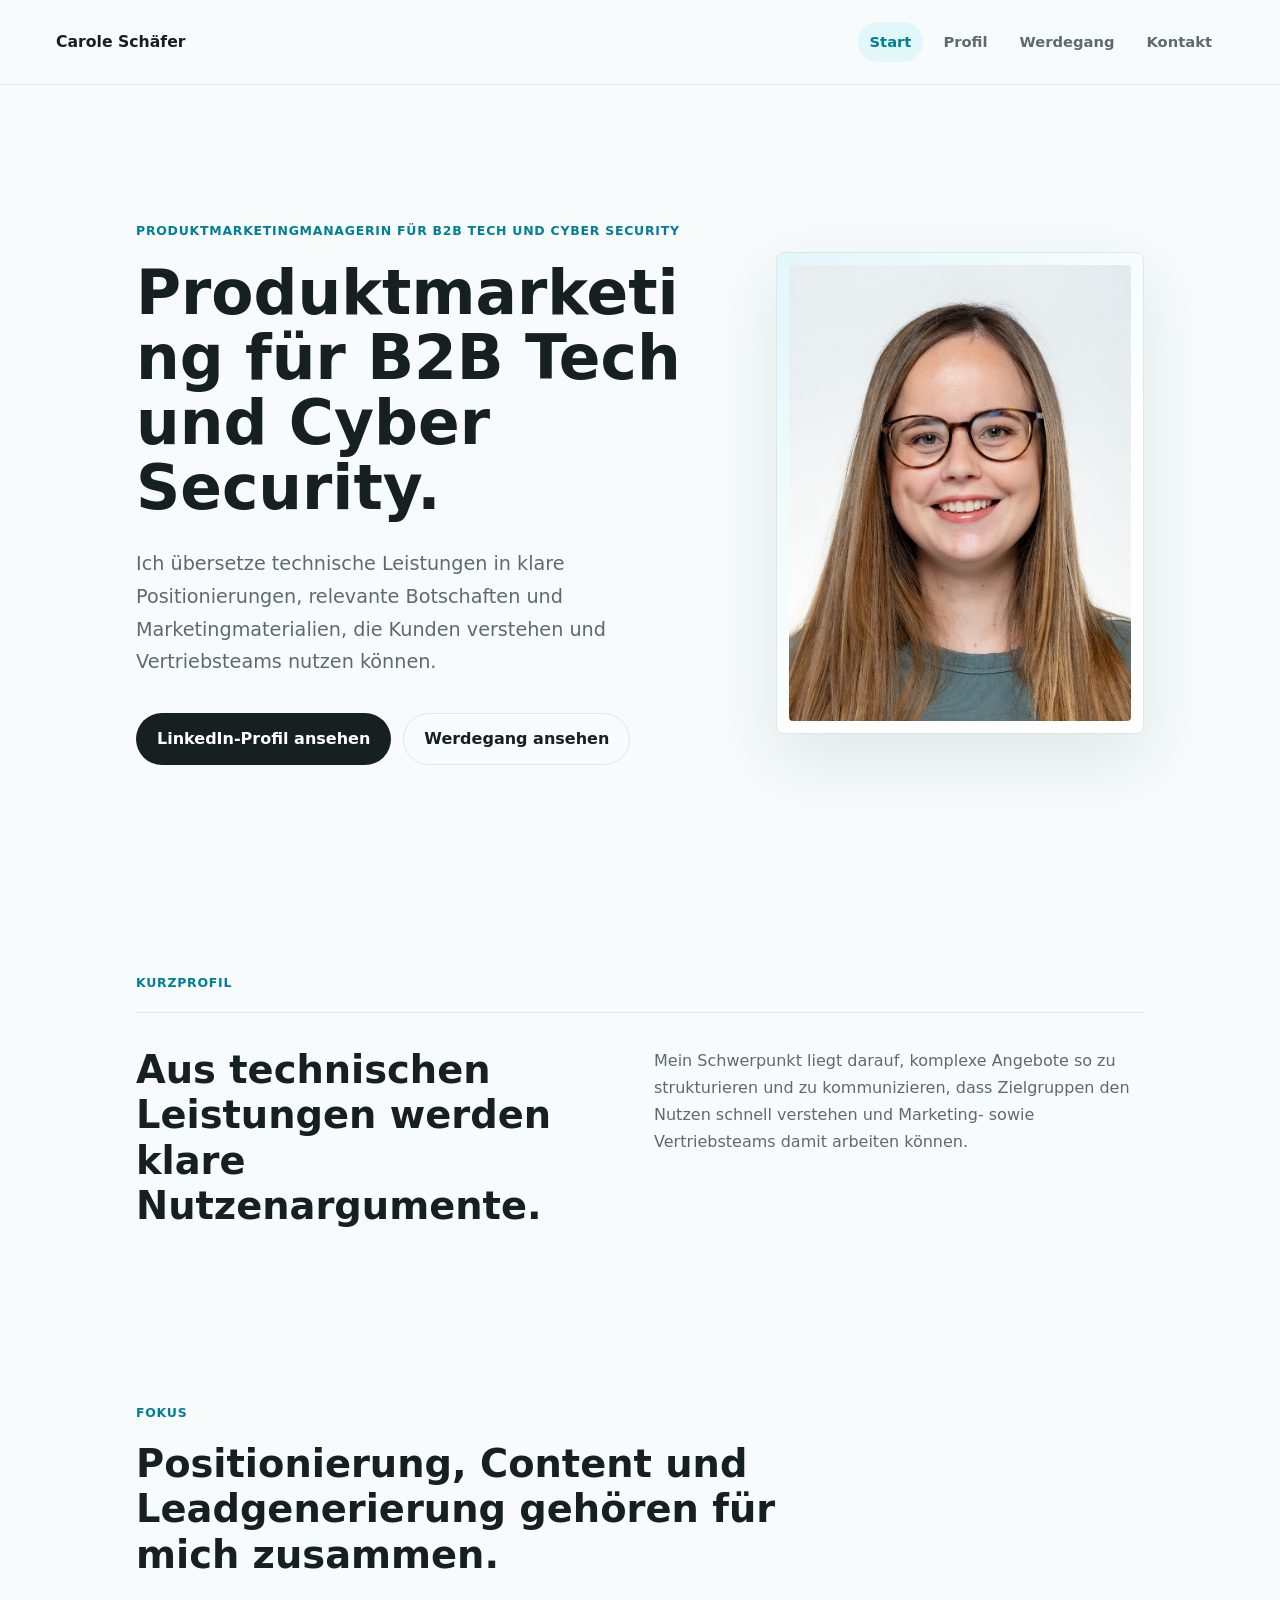
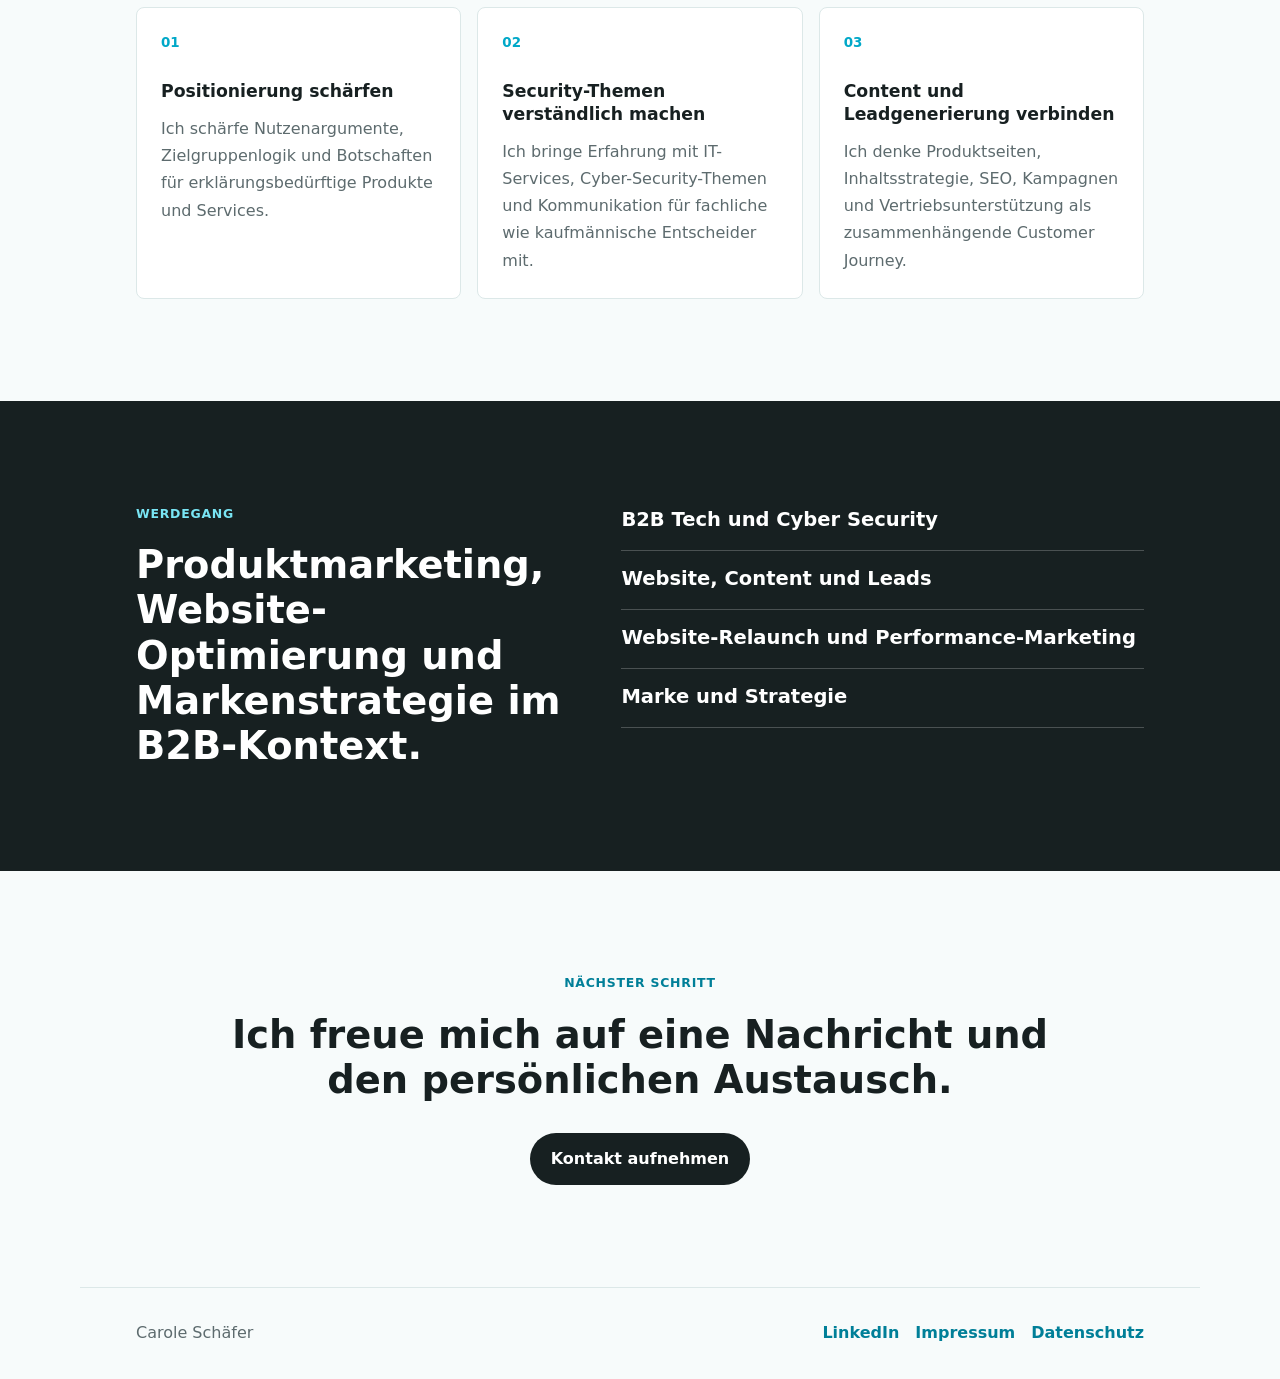
<file: index.html>
<!doctype html>
<html lang="de">
  <head>
    <meta charset="utf-8">
    <meta name="viewport" content="width=device-width, initial-scale=1">
    <title>Carole Schäfer | Produktmarketing für B2B Tech</title>
    <meta name="description" content="Carole Schäfer verbindet Produktmarketing, Positionierung und B2B-Kommunikation für erklärungsbedürftige IT- und Cyber-Security-Lösungen.">
    <link rel="stylesheet" href="styles.css">
  </head>
  <body class="home-page">
    <header class="site-header">
      <a class="brand" href="index.html" aria-label="Startseite">Carole Schäfer</a>
      <nav class="site-nav" aria-label="Hauptnavigation">
        <a class="active" href="index.html">Start</a>
        <a href="profil.html">Profil</a>
        <a href="werdegang.html">Werdegang</a>
        <a href="kontakt.html">Kontakt</a>
      </nav>
    </header>

    <main>
      <section class="hero">
        <div class="hero-copy">
          <p class="eyebrow">Produktmarketingmanagerin für B2B Tech und Cyber Security</p>
          <h1>Produktmarketing für B2B Tech und Cyber Security.</h1>
          <p class="hero-text">Ich übersetze technische Leistungen in klare Positionierungen, relevante Botschaften und Marketingmaterialien, die Kunden verstehen und Vertriebsteams nutzen können.</p>
          <div class="hero-actions">
            <a class="button primary" href="https://www.linkedin.com/in/carole-schaefer/">LinkedIn-Profil ansehen</a>
            <a class="button secondary" href="werdegang.html">Werdegang ansehen</a>
          </div>
        </div>
        <figure class="portrait-frame">
          <img src="assets/carole-schaefer-portrait.jpg" alt="Porträt von Carole Schäfer" width="825" height="1100">
        </figure>
      </section>

      <section class="section compact">
        <div class="section-kicker">Kurzprofil</div>
        <div class="intro-grid">
          <h2>Aus technischen Leistungen werden klare Nutzenargumente.</h2>
          <p>Mein Schwerpunkt liegt darauf, komplexe Angebote so zu strukturieren und zu kommunizieren, dass Zielgruppen den Nutzen schnell verstehen und Marketing- sowie Vertriebsteams damit arbeiten können.</p>
        </div>
      </section>

      <section class="section">
        <div class="section-heading">
          <p class="section-kicker">Fokus</p>
          <h2>Positionierung, Content und Leadgenerierung gehören für mich zusammen.</h2>
        </div>
        <div class="feature-grid">
          <article class="feature">
            <span>01</span>
            <h3>Positionierung schärfen</h3>
            <p>Ich schärfe Nutzenargumente, Zielgruppenlogik und Botschaften für erklärungsbedürftige Produkte und Services.</p>
          </article>
          <article class="feature">
            <span>02</span>
            <h3>Security-Themen verständlich machen</h3>
            <p>Ich bringe Erfahrung mit IT-Services, Cyber-Security-Themen und Kommunikation für fachliche wie kaufmännische Entscheider mit.</p>
          </article>
          <article class="feature">
            <span>03</span>
            <h3>Content und Leadgenerierung verbinden</h3>
            <p>Ich denke Produktseiten, Inhaltsstrategie, SEO, Kampagnen und Vertriebsunterstützung als zusammenhängende Customer Journey.</p>
          </article>
        </div>
      </section>

      <section class="section split-band">
        <div>
          <p class="section-kicker">Werdegang</p>
          <h2>Produktmarketing, Website-Optimierung und Markenstrategie im B2B-Kontext.</h2>
        </div>
        <div class="link-list">
          <a href="werdegang.html#cyber-security">B2B Tech und Cyber Security</a>
          <a href="werdegang.html#leadgenerierung">Website, Content und Leads</a>
          <a href="werdegang.html#mediserv">Website-Relaunch und Performance-Marketing</a>
          <a href="werdegang.html#esch">Marke und Strategie</a>
        </div>
      </section>

      <section class="section closing-cta">
        <p class="section-kicker">Nächster Schritt</p>
        <h2>Ich freue mich auf eine Nachricht und den persönlichen Austausch.</h2>
        <a class="button primary" href="kontakt.html">Kontakt aufnehmen</a>
      </section>
    </main>

    <footer class="site-footer">
      <p>Carole Schäfer</p>
      <nav class="footer-nav" aria-label="Footer-Navigation">
        <a href="https://www.linkedin.com/in/carole-schaefer/">LinkedIn</a>
        <a href="impressum.html">Impressum</a>
        <a href="datenschutz.html">Datenschutz</a>
      </nav>
    </footer>
  </body>
</html>
</file>
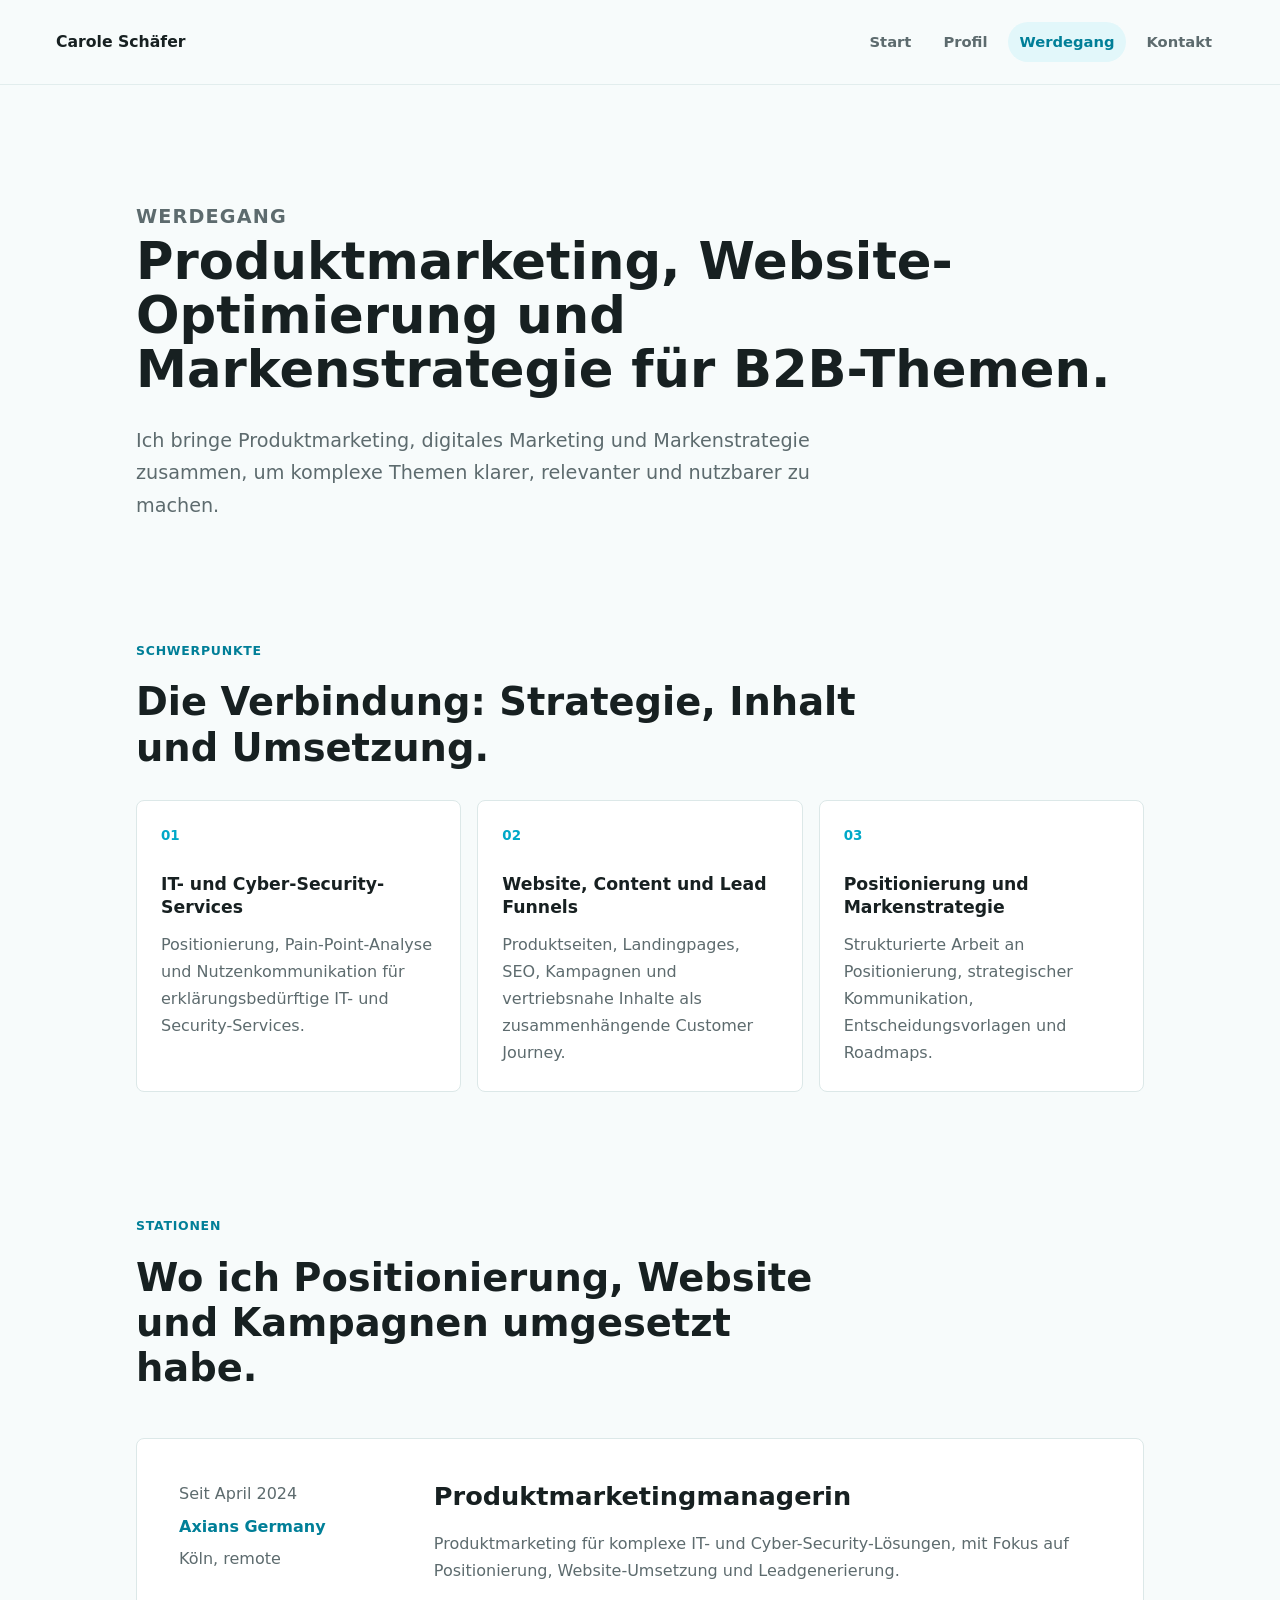
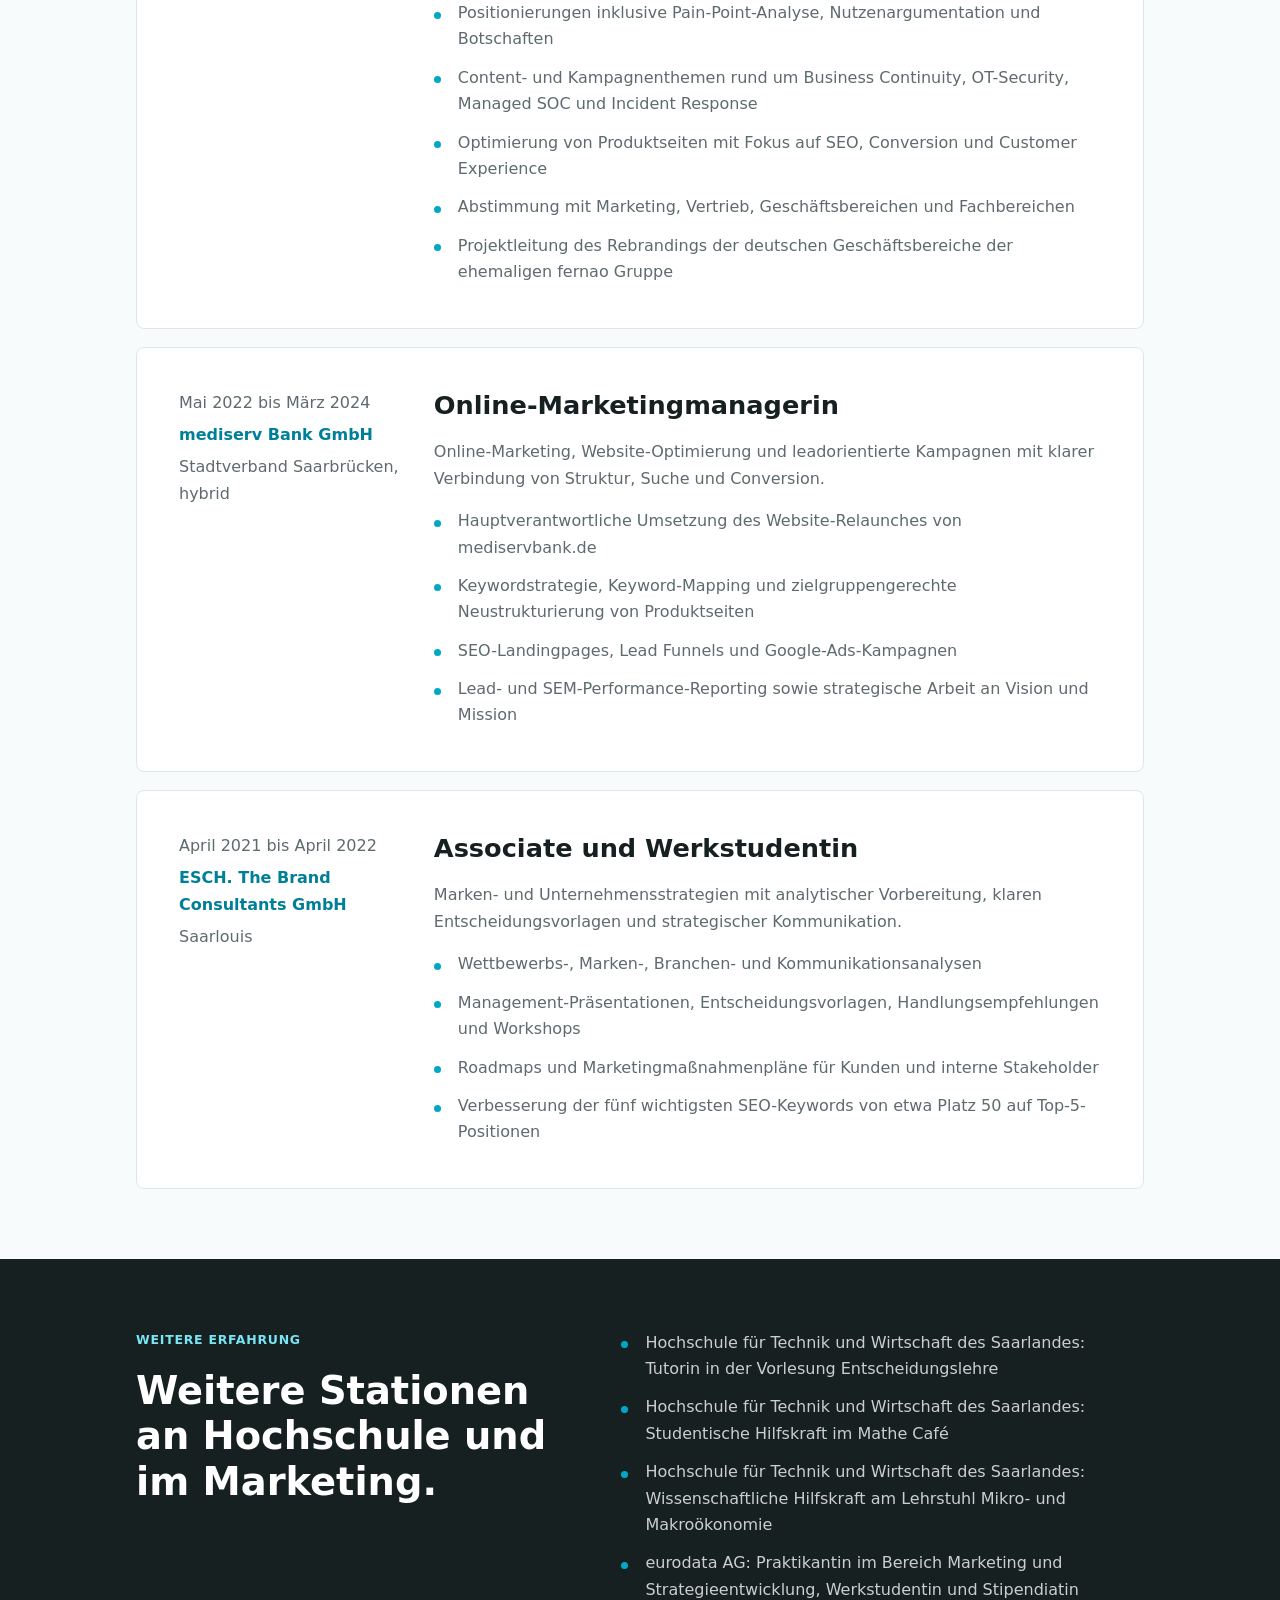
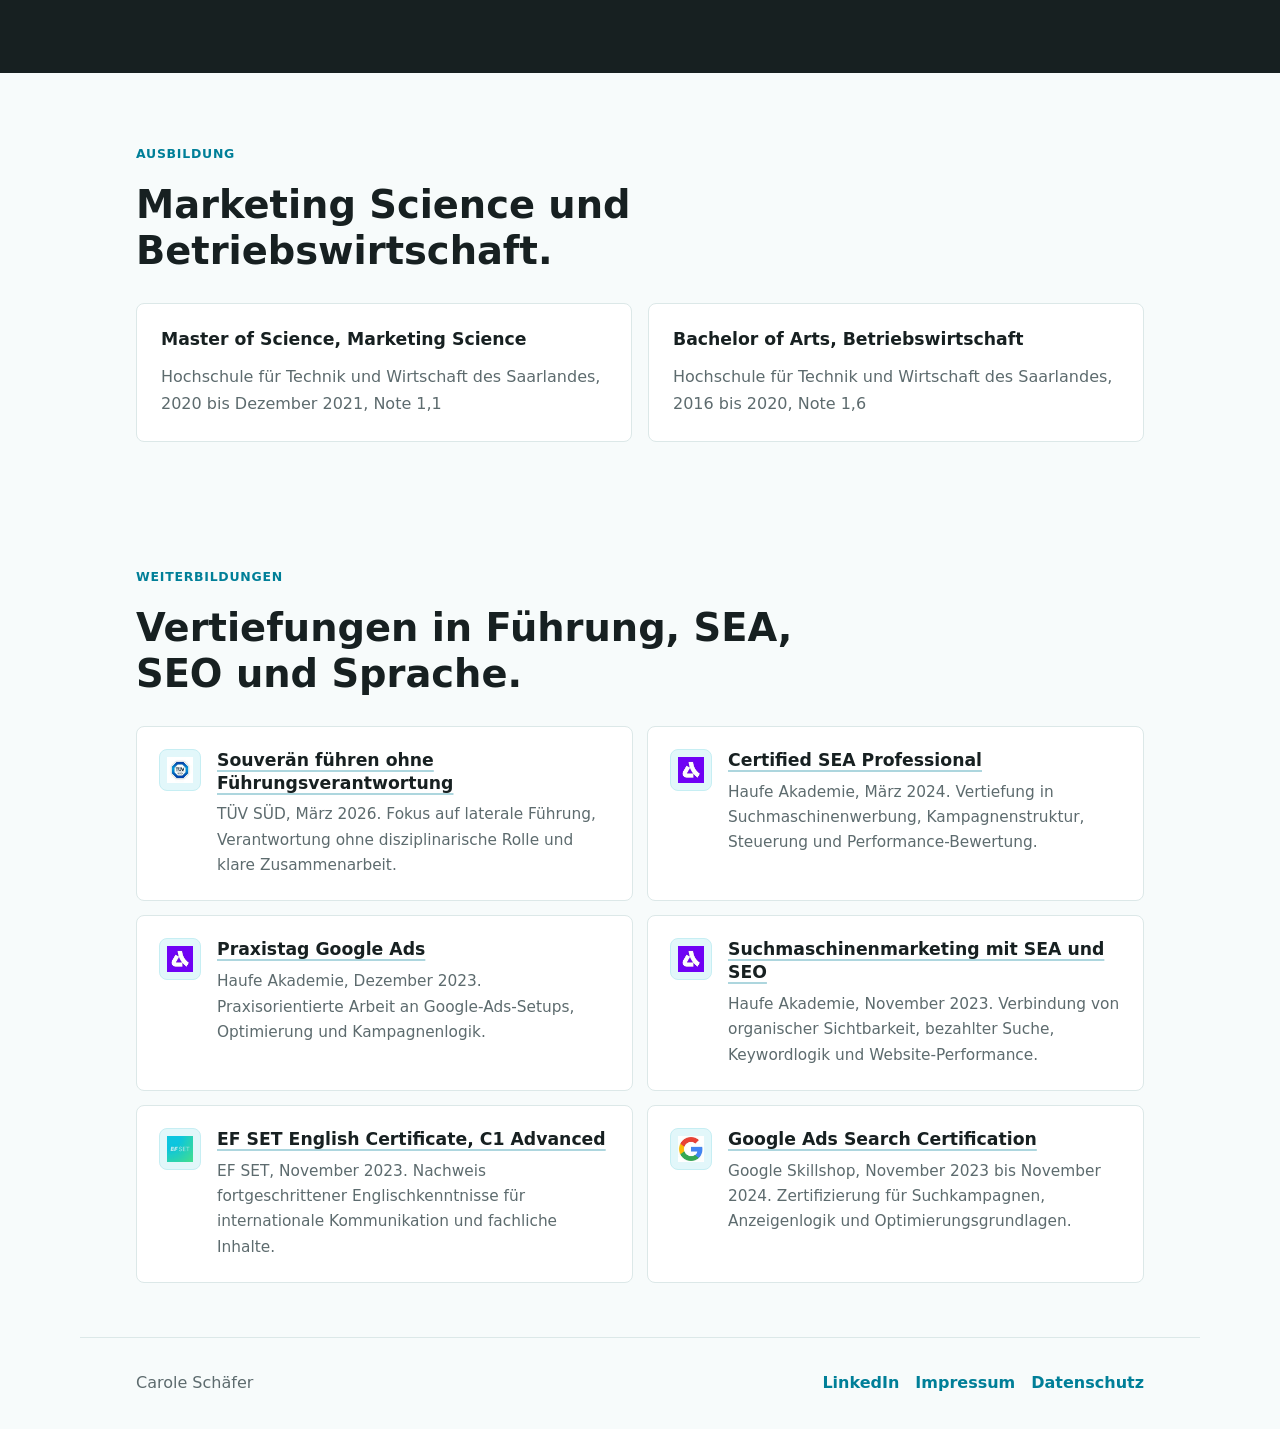
<file: arbeitsfelder.html>
<!doctype html>
<html lang="de">
  <head>
    <meta charset="utf-8">
    <meta name="viewport" content="width=device-width, initial-scale=1">
    <title>Weiterleitung | Werdegang</title>
    <meta name="robots" content="noindex">
    <meta http-equiv="refresh" content="0; url=werdegang.html">
    <link rel="canonical" href="werdegang.html">
    <link rel="stylesheet" href="styles.css">
    <script>
      window.location.replace("werdegang.html" + window.location.hash);
    </script>
  </head>
  <body>
    <main>
      <section class="page-hero">
        <p class="eyebrow">Weiterleitung</p>
        <h1>Die Arbeitsfelder sind jetzt Teil des Werdegangs.</h1>
        <p><a href="werdegang.html">Zur Seite Werdegang wechseln</a></p>
      </section>
    </main>
  </body>
</html>
</file>
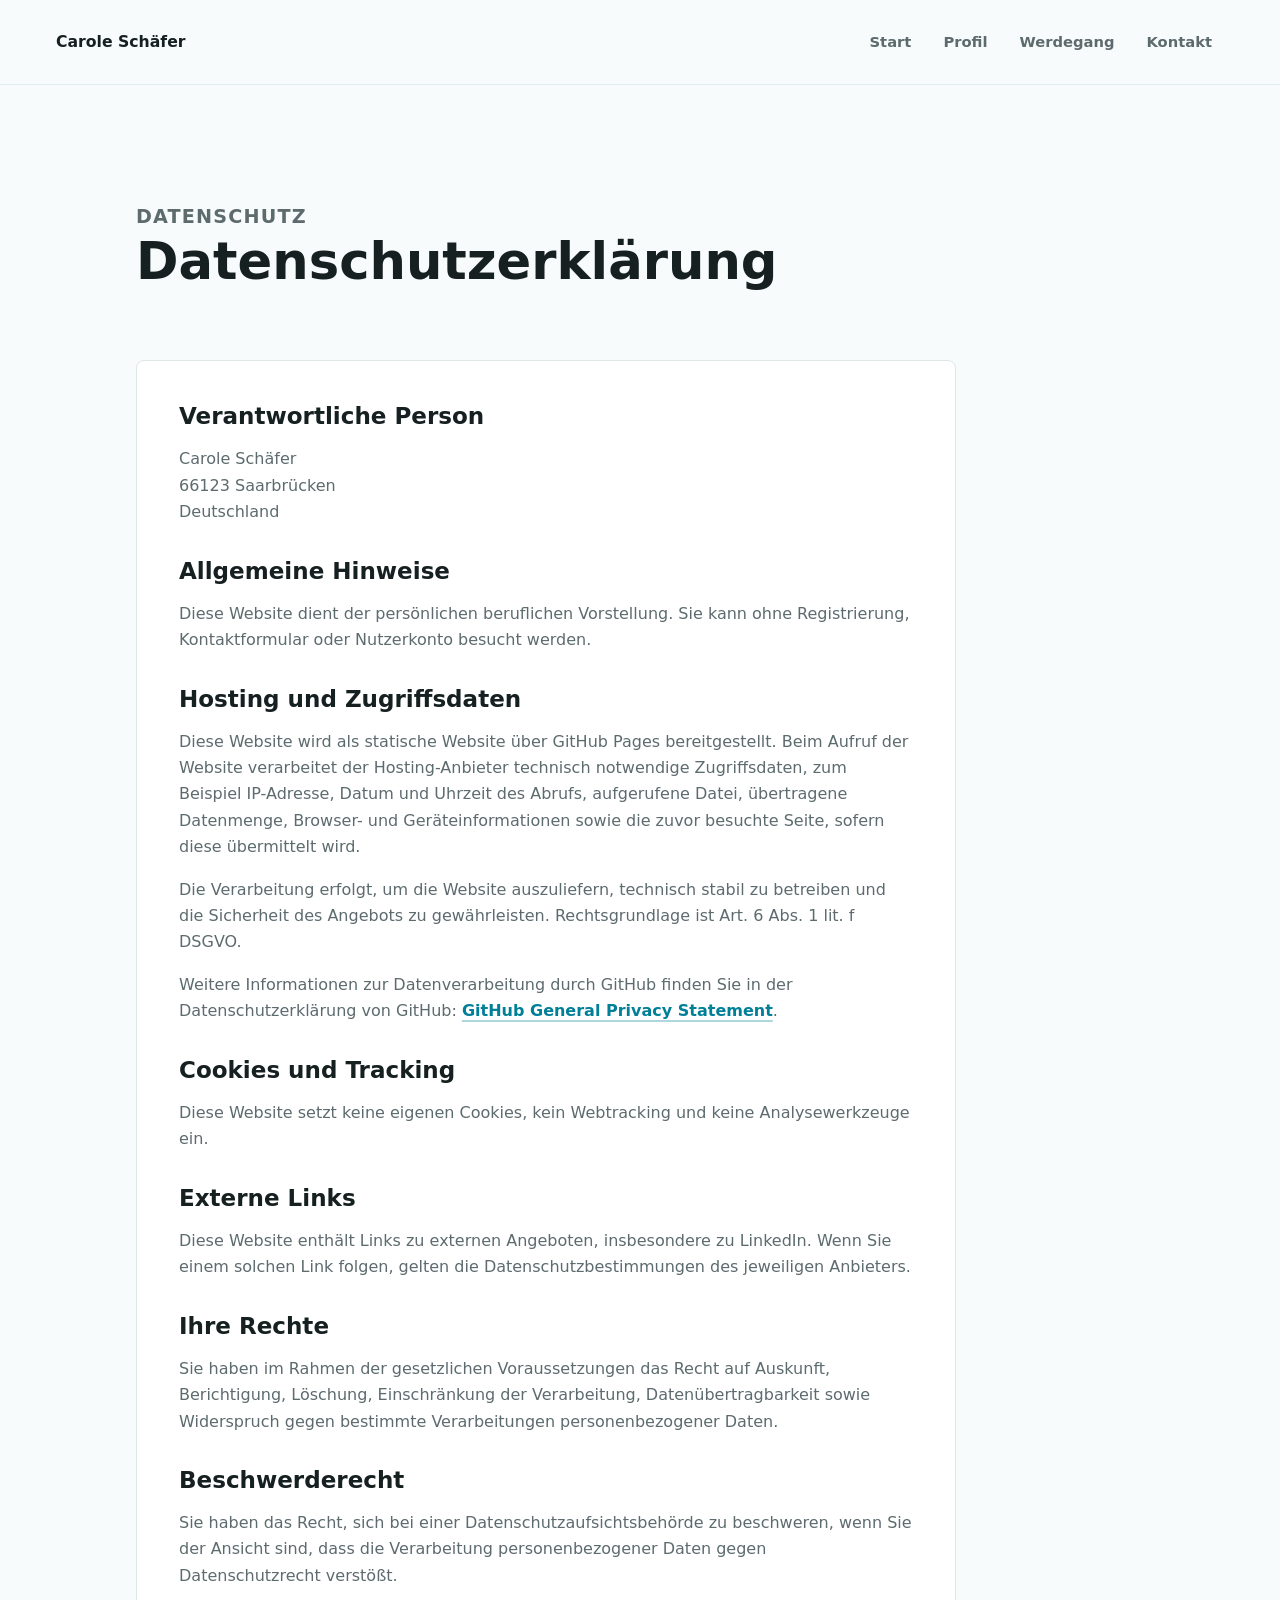
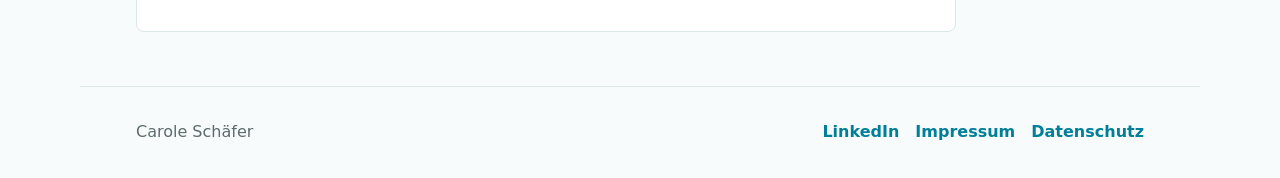
<file: datenschutz.html>
<!doctype html>
<html lang="de">
  <head>
    <meta charset="utf-8">
    <meta name="viewport" content="width=device-width, initial-scale=1">
    <title>Datenschutz | Carole Schäfer</title>
    <meta name="description" content="Datenschutzerklärung der persönlichen Portfolio-Website von Carole Schäfer.">
    <link rel="stylesheet" href="styles.css">
  </head>
  <body>
    <header class="site-header">
      <a class="brand" href="index.html" aria-label="Startseite">Carole Schäfer</a>
      <nav class="site-nav" aria-label="Hauptnavigation">
        <a href="index.html">Start</a>
        <a href="profil.html">Profil</a>
        <a href="werdegang.html">Werdegang</a>
        <a href="kontakt.html">Kontakt</a>
      </nav>
    </header>

    <main>
      <section class="page-hero legal-hero">
        <p class="eyebrow">Datenschutz</p>
        <h1>Datenschutzerklärung</h1>
      </section>

      <section class="section compact">
        <div class="legal-copy">
          <h2>Verantwortliche Person</h2>
          <p>
            Carole Schäfer<br>
            66123 Saarbrücken<br>
            Deutschland
          </p>

          <h2>Allgemeine Hinweise</h2>
          <p>Diese Website dient der persönlichen beruflichen Vorstellung. Sie kann ohne Registrierung, Kontaktformular oder Nutzerkonto besucht werden.</p>

          <h2>Hosting und Zugriffsdaten</h2>
          <p>Diese Website wird als statische Website über GitHub Pages bereitgestellt. Beim Aufruf der Website verarbeitet der Hosting-Anbieter technisch notwendige Zugriffsdaten, zum Beispiel IP-Adresse, Datum und Uhrzeit des Abrufs, aufgerufene Datei, übertragene Datenmenge, Browser- und Geräteinformationen sowie die zuvor besuchte Seite, sofern diese übermittelt wird.</p>
          <p>Die Verarbeitung erfolgt, um die Website auszuliefern, technisch stabil zu betreiben und die Sicherheit des Angebots zu gewährleisten. Rechtsgrundlage ist Art. 6 Abs. 1 lit. f DSGVO.</p>
          <p>Weitere Informationen zur Datenverarbeitung durch GitHub finden Sie in der Datenschutzerklärung von GitHub: <a href="https://docs.github.com/en/site-policy/privacy-policies/github-general-privacy-statement">GitHub General Privacy Statement</a>.</p>

          <h2>Cookies und Tracking</h2>
          <p>Diese Website setzt keine eigenen Cookies, kein Webtracking und keine Analysewerkzeuge ein.</p>

          <h2>Externe Links</h2>
          <p>Diese Website enthält Links zu externen Angeboten, insbesondere zu LinkedIn. Wenn Sie einem solchen Link folgen, gelten die Datenschutzbestimmungen des jeweiligen Anbieters.</p>

          <h2>Ihre Rechte</h2>
          <p>Sie haben im Rahmen der gesetzlichen Voraussetzungen das Recht auf Auskunft, Berichtigung, Löschung, Einschränkung der Verarbeitung, Datenübertragbarkeit sowie Widerspruch gegen bestimmte Verarbeitungen personenbezogener Daten.</p>

          <h2>Beschwerderecht</h2>
          <p>Sie haben das Recht, sich bei einer Datenschutzaufsichtsbehörde zu beschweren, wenn Sie der Ansicht sind, dass die Verarbeitung personenbezogener Daten gegen Datenschutzrecht verstößt.</p>
        </div>
      </section>
    </main>

    <footer class="site-footer">
      <p>Carole Schäfer</p>
      <nav class="footer-nav" aria-label="Footer-Navigation">
        <a href="https://www.linkedin.com/in/carole-schaefer/">LinkedIn</a>
        <a href="impressum.html">Impressum</a>
        <a href="datenschutz.html">Datenschutz</a>
      </nav>
    </footer>
  </body>
</html>
</file>
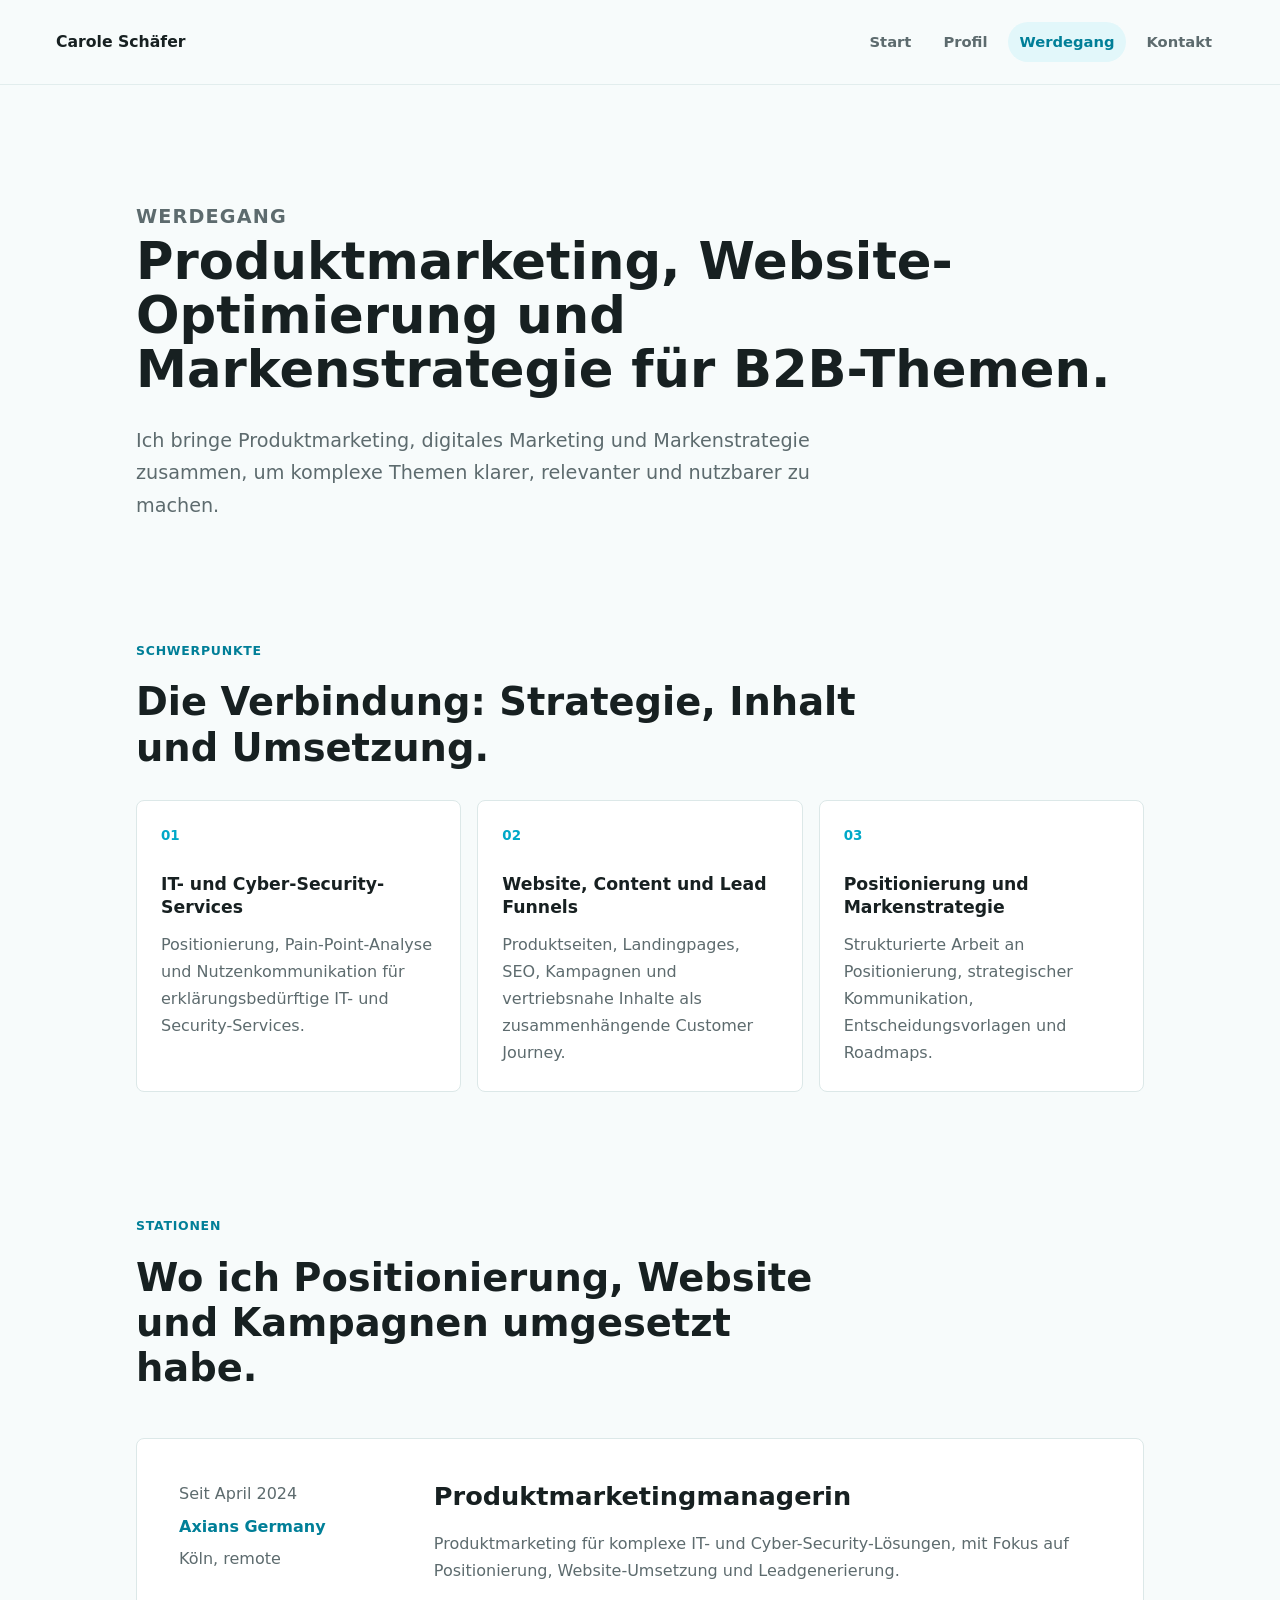
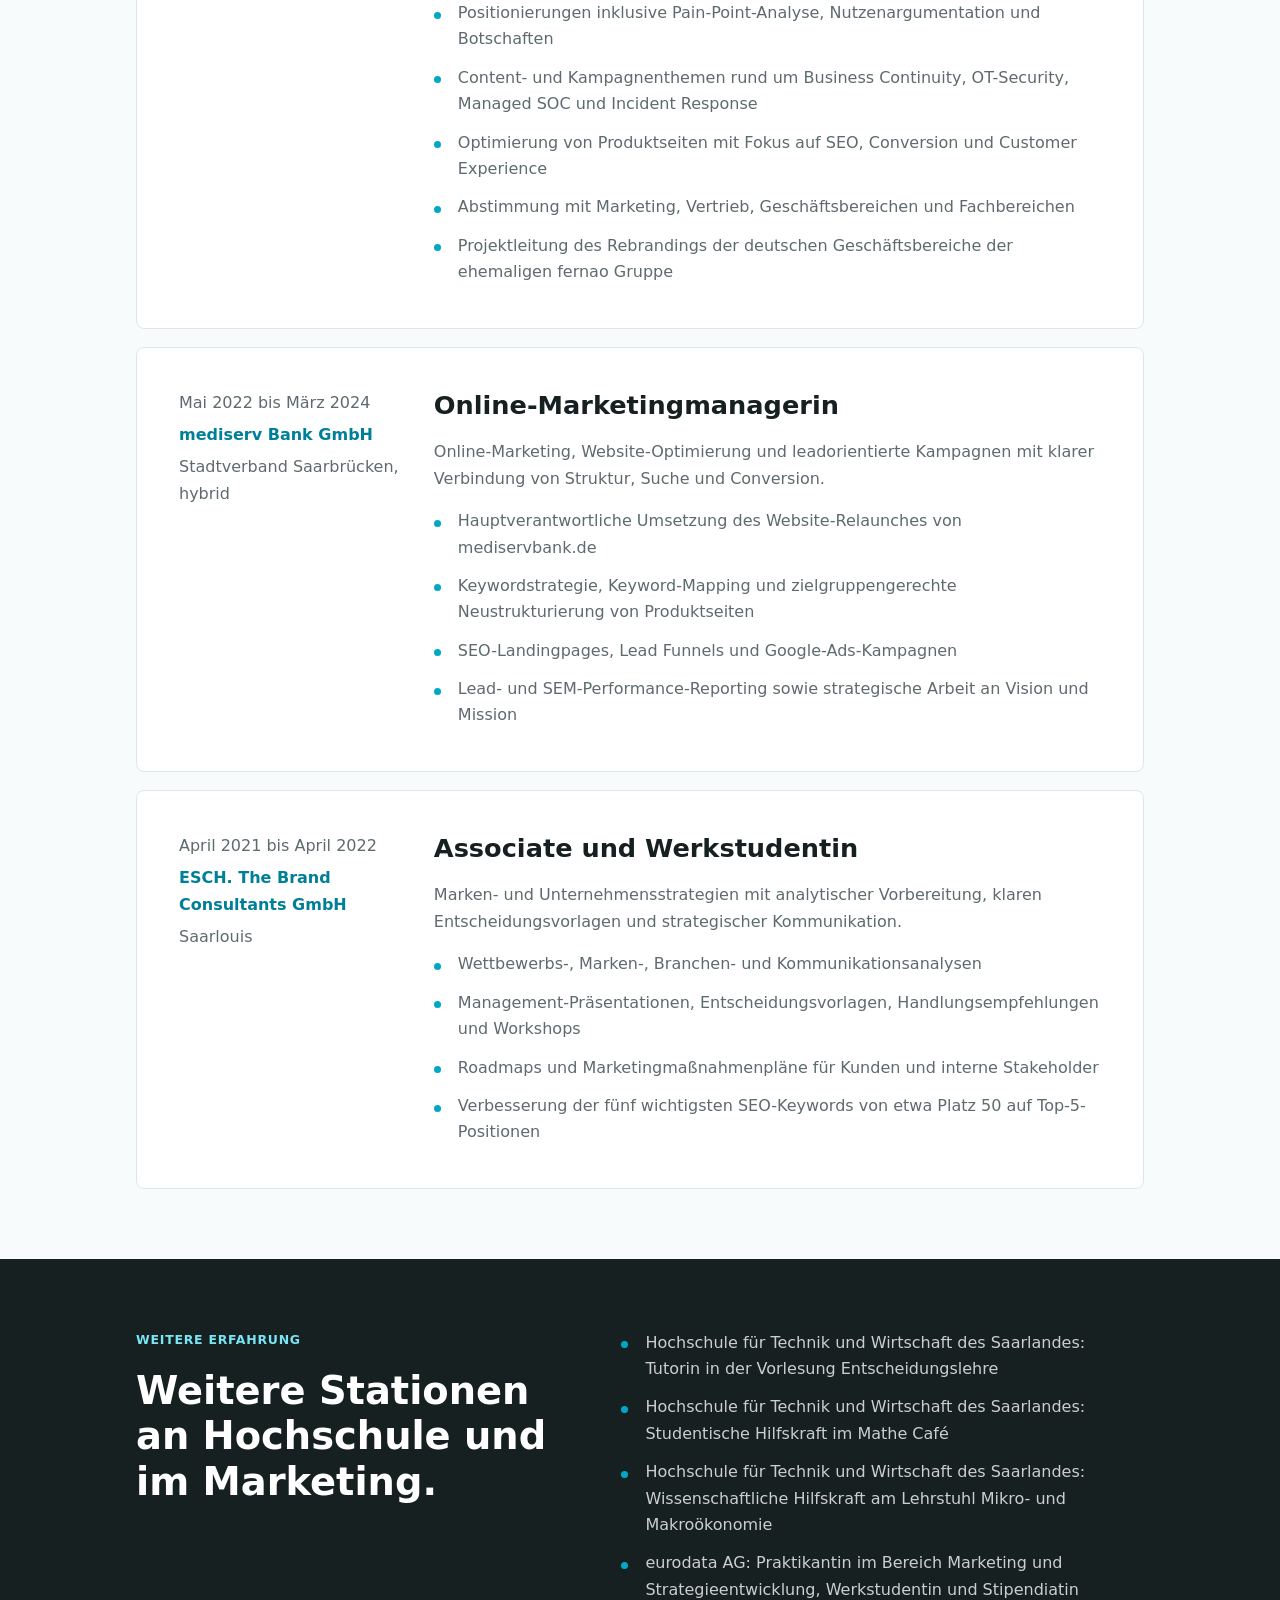
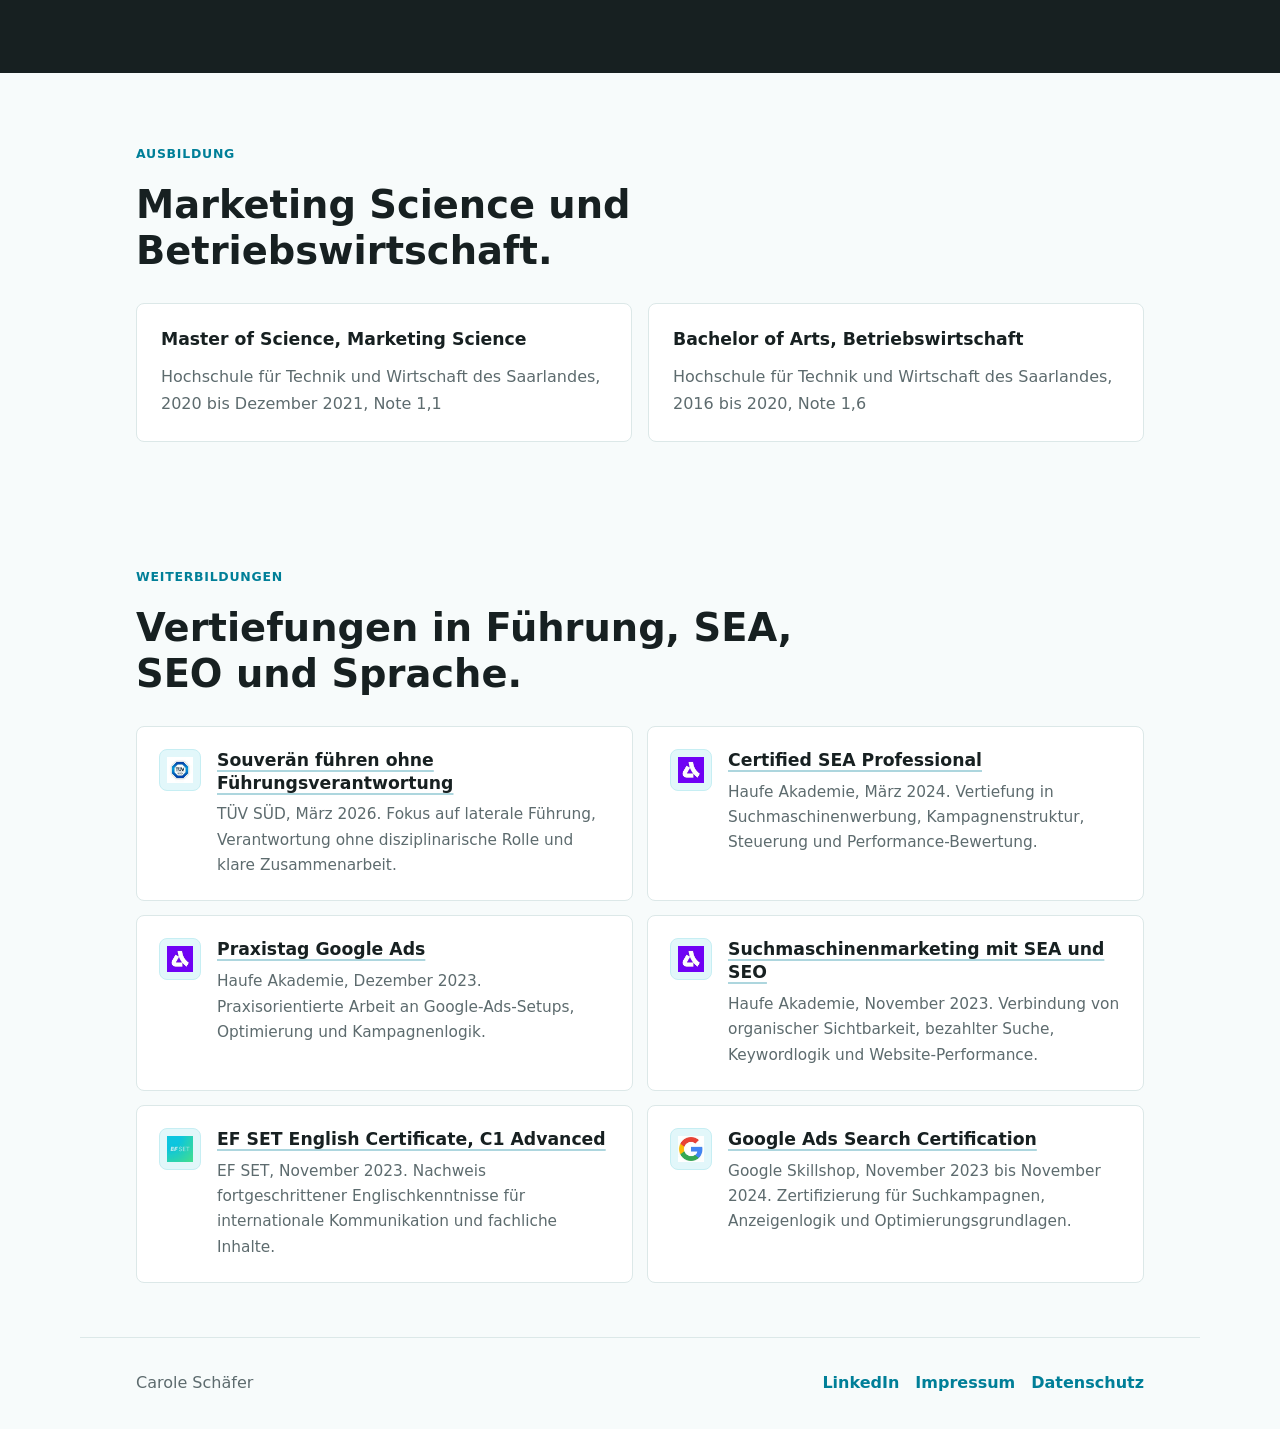
<file: erfahrung.html>
<!doctype html>
<html lang="de">
  <head>
    <meta charset="utf-8">
    <meta name="viewport" content="width=device-width, initial-scale=1">
    <title>Weiterleitung | Werdegang</title>
    <meta name="robots" content="noindex">
    <meta http-equiv="refresh" content="0; url=werdegang.html">
    <link rel="canonical" href="werdegang.html">
    <link rel="stylesheet" href="styles.css">
    <script>
      window.location.replace("werdegang.html" + window.location.hash);
    </script>
  </head>
  <body>
    <main>
      <section class="page-hero">
        <p class="eyebrow">Weiterleitung</p>
        <h1>Die Erfahrung ist jetzt als Werdegang gebündelt.</h1>
        <p><a href="werdegang.html">Zur Seite Werdegang wechseln</a></p>
      </section>
    </main>
  </body>
</html>
</file>
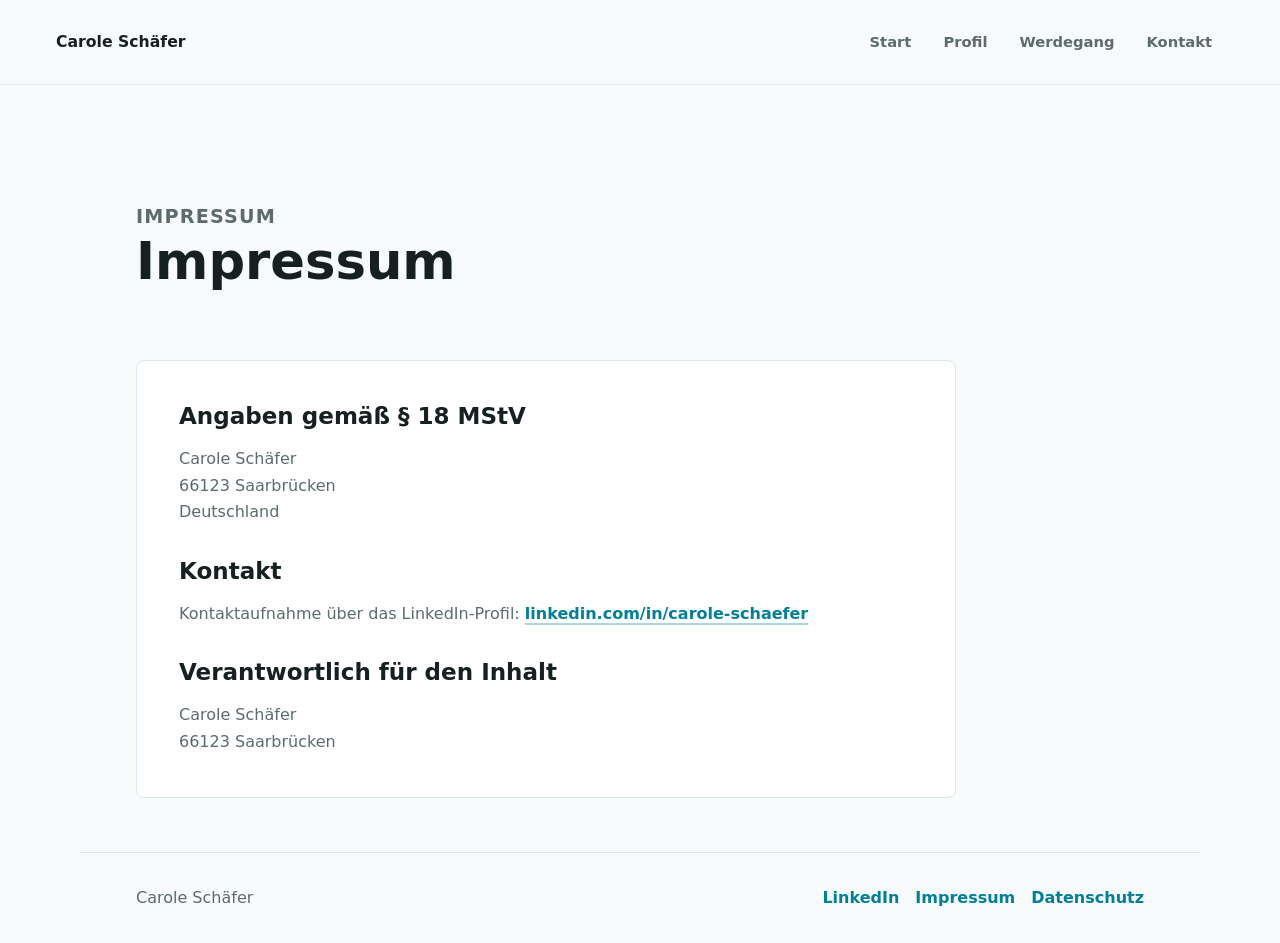
<file: impressum.html>
<!doctype html>
<html lang="de">
  <head>
    <meta charset="utf-8">
    <meta name="viewport" content="width=device-width, initial-scale=1">
    <title>Impressum | Carole Schäfer</title>
    <meta name="description" content="Impressum der persönlichen Portfolio-Website von Carole Schäfer.">
    <link rel="stylesheet" href="styles.css">
  </head>
  <body>
    <header class="site-header">
      <a class="brand" href="index.html" aria-label="Startseite">Carole Schäfer</a>
      <nav class="site-nav" aria-label="Hauptnavigation">
        <a href="index.html">Start</a>
        <a href="profil.html">Profil</a>
        <a href="werdegang.html">Werdegang</a>
        <a href="kontakt.html">Kontakt</a>
      </nav>
    </header>

    <main>
      <section class="page-hero legal-hero">
        <p class="eyebrow">Impressum</p>
        <h1>Impressum</h1>
      </section>

      <section class="section compact">
        <div class="legal-copy">
          <h2>Angaben gemäß § 18 MStV</h2>
          <p>
            Carole Schäfer<br>
            66123 Saarbrücken<br>
            Deutschland
          </p>

          <h2>Kontakt</h2>
          <p>
            Kontaktaufnahme über das LinkedIn-Profil:
            <a href="https://www.linkedin.com/in/carole-schaefer/">linkedin.com/in/carole-schaefer</a>
          </p>

          <h2>Verantwortlich für den Inhalt</h2>
          <p>
            Carole Schäfer<br>
            66123 Saarbrücken
          </p>
        </div>
      </section>
    </main>

    <footer class="site-footer">
      <p>Carole Schäfer</p>
      <nav class="footer-nav" aria-label="Footer-Navigation">
        <a href="https://www.linkedin.com/in/carole-schaefer/">LinkedIn</a>
        <a href="impressum.html">Impressum</a>
        <a href="datenschutz.html">Datenschutz</a>
      </nav>
    </footer>
  </body>
</html>
</file>
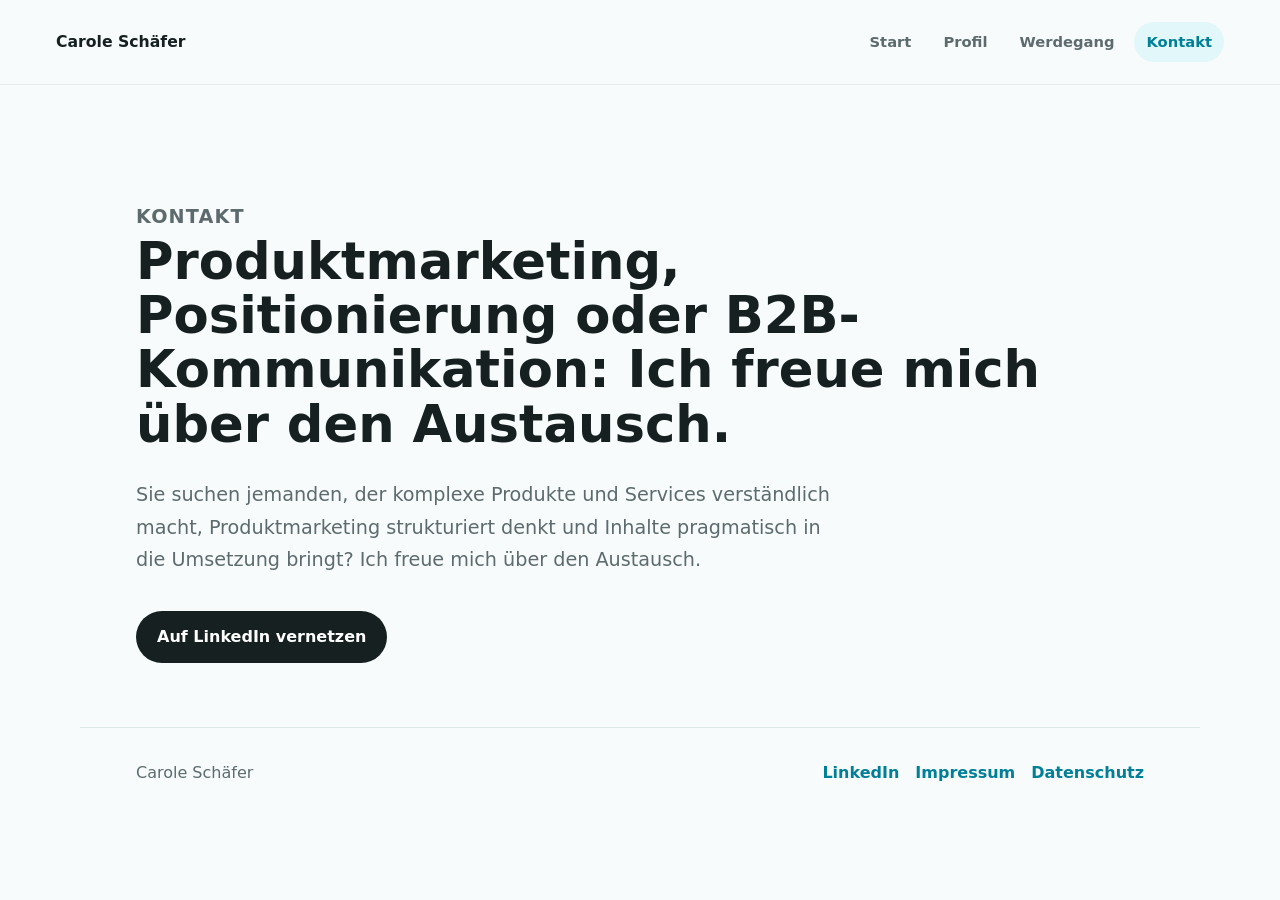
<file: kontakt.html>
<!doctype html>
<html lang="de">
  <head>
    <meta charset="utf-8">
    <meta name="viewport" content="width=device-width, initial-scale=1">
    <title>Kontakt | Carole Schäfer</title>
    <meta name="description" content="Kontakt zu Carole Schäfer für Produktmarketing, B2B Tech, Cyber Security, Positionierung und Go-to-Market-Kommunikation.">
    <link rel="stylesheet" href="styles.css">
  </head>
  <body>
    <header class="site-header">
      <a class="brand" href="index.html" aria-label="Startseite">Carole Schäfer</a>
      <nav class="site-nav" aria-label="Hauptnavigation">
        <a href="index.html">Start</a>
        <a href="profil.html">Profil</a>
        <a href="werdegang.html">Werdegang</a>
        <a class="active" href="kontakt.html">Kontakt</a>
      </nav>
    </header>

    <main>
      <section class="contact-hero">
        <p class="eyebrow">Kontakt</p>
        <h1>Produktmarketing, Positionierung oder B2B-Kommunikation: Ich freue mich über den Austausch.</h1>
        <p>Sie suchen jemanden, der komplexe Produkte und Services verständlich macht, Produktmarketing strukturiert denkt und Inhalte pragmatisch in die Umsetzung bringt? Ich freue mich über den Austausch.</p>
        <a class="button primary" href="https://www.linkedin.com/in/carole-schaefer/">Auf LinkedIn vernetzen</a>
      </section>

    </main>

    <footer class="site-footer">
      <p>Carole Schäfer</p>
      <nav class="footer-nav" aria-label="Footer-Navigation">
        <a href="https://www.linkedin.com/in/carole-schaefer/">LinkedIn</a>
        <a href="impressum.html">Impressum</a>
        <a href="datenschutz.html">Datenschutz</a>
      </nav>
    </footer>
  </body>
</html>
</file>
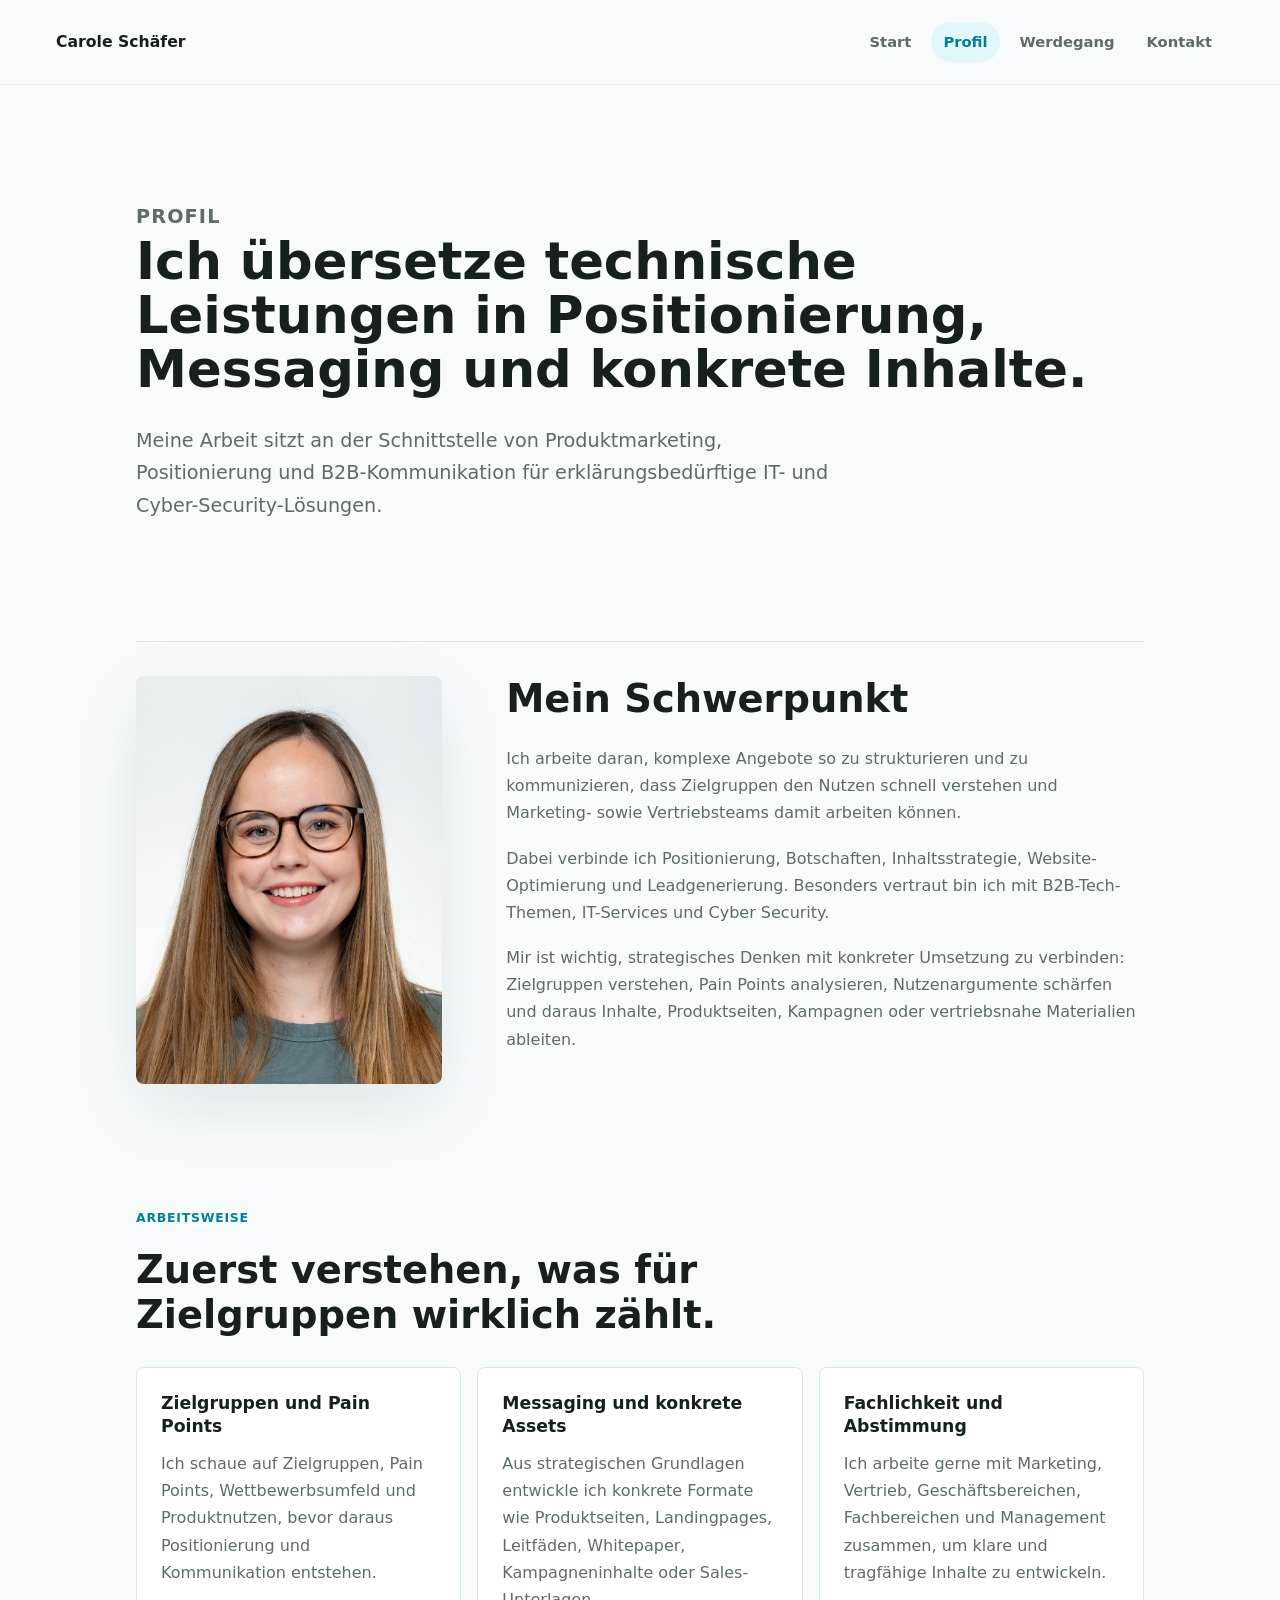
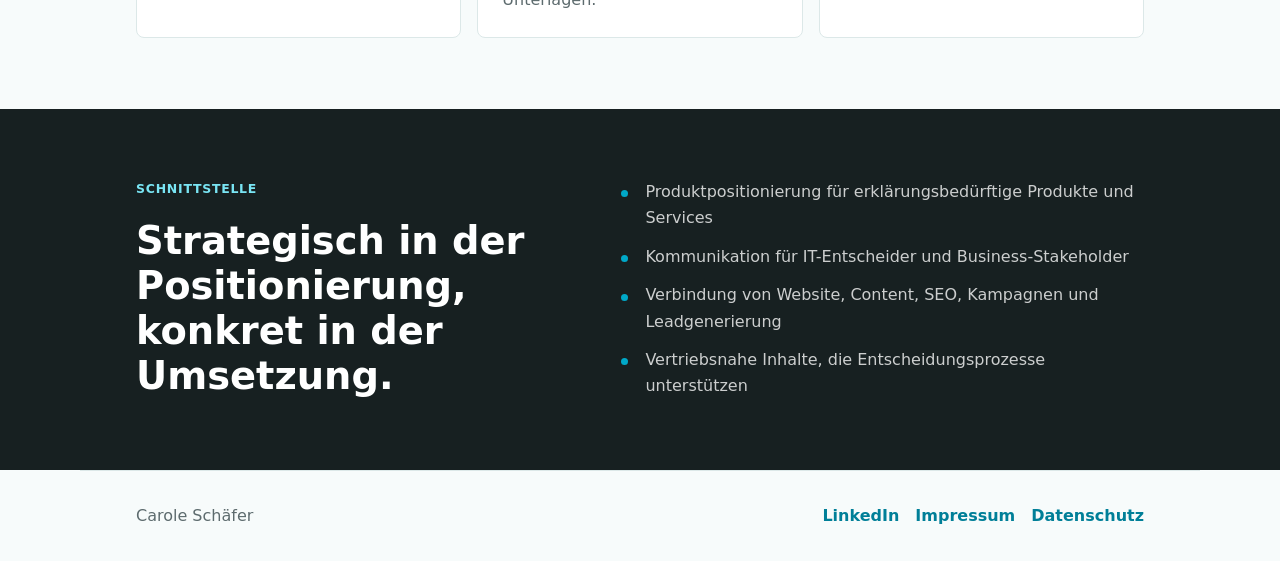
<file: profil.html>
<!doctype html>
<html lang="de">
  <head>
    <meta charset="utf-8">
    <meta name="viewport" content="width=device-width, initial-scale=1">
    <title>Profil | Carole Schäfer</title>
    <meta name="description" content="Profil von Carole Schäfer: Produktmarketing, Positionierung, B2B-Kommunikation und Zusammenarbeit an der Schnittstelle von Strategie, Inhalt und Umsetzung.">
    <link rel="stylesheet" href="styles.css">
  </head>
  <body>
    <header class="site-header">
      <a class="brand" href="index.html" aria-label="Startseite">Carole Schäfer</a>
      <nav class="site-nav" aria-label="Hauptnavigation">
        <a href="index.html">Start</a>
        <a class="active" href="profil.html">Profil</a>
        <a href="werdegang.html">Werdegang</a>
        <a href="kontakt.html">Kontakt</a>
      </nav>
    </header>

    <main>
      <section class="page-hero">
        <p class="eyebrow">Profil</p>
        <h1>Ich übersetze technische Leistungen in Positionierung, Messaging und konkrete Inhalte.</h1>
        <p>Meine Arbeit sitzt an der Schnittstelle von Produktmarketing, Positionierung und B2B-Kommunikation für erklärungsbedürftige IT- und Cyber-Security-Lösungen.</p>
      </section>

      <section class="section compact">
        <div class="profile-layout">
          <img class="profile-image" src="assets/carole-schaefer-portrait.jpg" alt="Porträt von Carole Schäfer" width="825" height="1100">
          <div class="long-copy">
            <h2>Mein Schwerpunkt</h2>
            <p>Ich arbeite daran, komplexe Angebote so zu strukturieren und zu kommunizieren, dass Zielgruppen den Nutzen schnell verstehen und Marketing- sowie Vertriebsteams damit arbeiten können.</p>
            <p>Dabei verbinde ich Positionierung, Botschaften, Inhaltsstrategie, Website-Optimierung und Leadgenerierung. Besonders vertraut bin ich mit B2B-Tech-Themen, IT-Services und Cyber Security.</p>
            <p>Mir ist wichtig, strategisches Denken mit konkreter Umsetzung zu verbinden: Zielgruppen verstehen, Pain Points analysieren, Nutzenargumente schärfen und daraus Inhalte, Produktseiten, Kampagnen oder vertriebsnahe Materialien ableiten.</p>
          </div>
        </div>
      </section>

      <section class="section">
        <div class="section-heading">
          <p class="section-kicker">Arbeitsweise</p>
          <h2>Zuerst verstehen, was für Zielgruppen wirklich zählt.</h2>
        </div>
        <div class="principle-grid">
          <article>
            <h3>Zielgruppen und Pain Points</h3>
            <p>Ich schaue auf Zielgruppen, Pain Points, Wettbewerbsumfeld und Produktnutzen, bevor daraus Positionierung und Kommunikation entstehen.</p>
          </article>
          <article>
            <h3>Messaging und konkrete Assets</h3>
            <p>Aus strategischen Grundlagen entwickle ich konkrete Formate wie Produktseiten, Landingpages, Leitfäden, Whitepaper, Kampagneninhalte oder Sales-Unterlagen.</p>
          </article>
          <article>
            <h3>Fachlichkeit und Abstimmung</h3>
            <p>Ich arbeite gerne mit Marketing, Vertrieb, Geschäftsbereichen, Fachbereichen und Management zusammen, um klare und tragfähige Inhalte zu entwickeln.</p>
          </article>
        </div>
      </section>

      <section class="section split-band">
        <div>
          <p class="section-kicker">Schnittstelle</p>
          <h2>Strategisch in der Positionierung, konkret in der Umsetzung.</h2>
        </div>
        <ul class="check-list">
          <li>Produktpositionierung für erklärungsbedürftige Produkte und Services</li>
          <li>Kommunikation für IT-Entscheider und Business-Stakeholder</li>
          <li>Verbindung von Website, Content, SEO, Kampagnen und Leadgenerierung</li>
          <li>Vertriebsnahe Inhalte, die Entscheidungsprozesse unterstützen</li>
        </ul>
      </section>
    </main>

    <footer class="site-footer">
      <p>Carole Schäfer</p>
      <nav class="footer-nav" aria-label="Footer-Navigation">
        <a href="https://www.linkedin.com/in/carole-schaefer/">LinkedIn</a>
        <a href="impressum.html">Impressum</a>
        <a href="datenschutz.html">Datenschutz</a>
      </nav>
    </footer>
  </body>
</html>
</file>
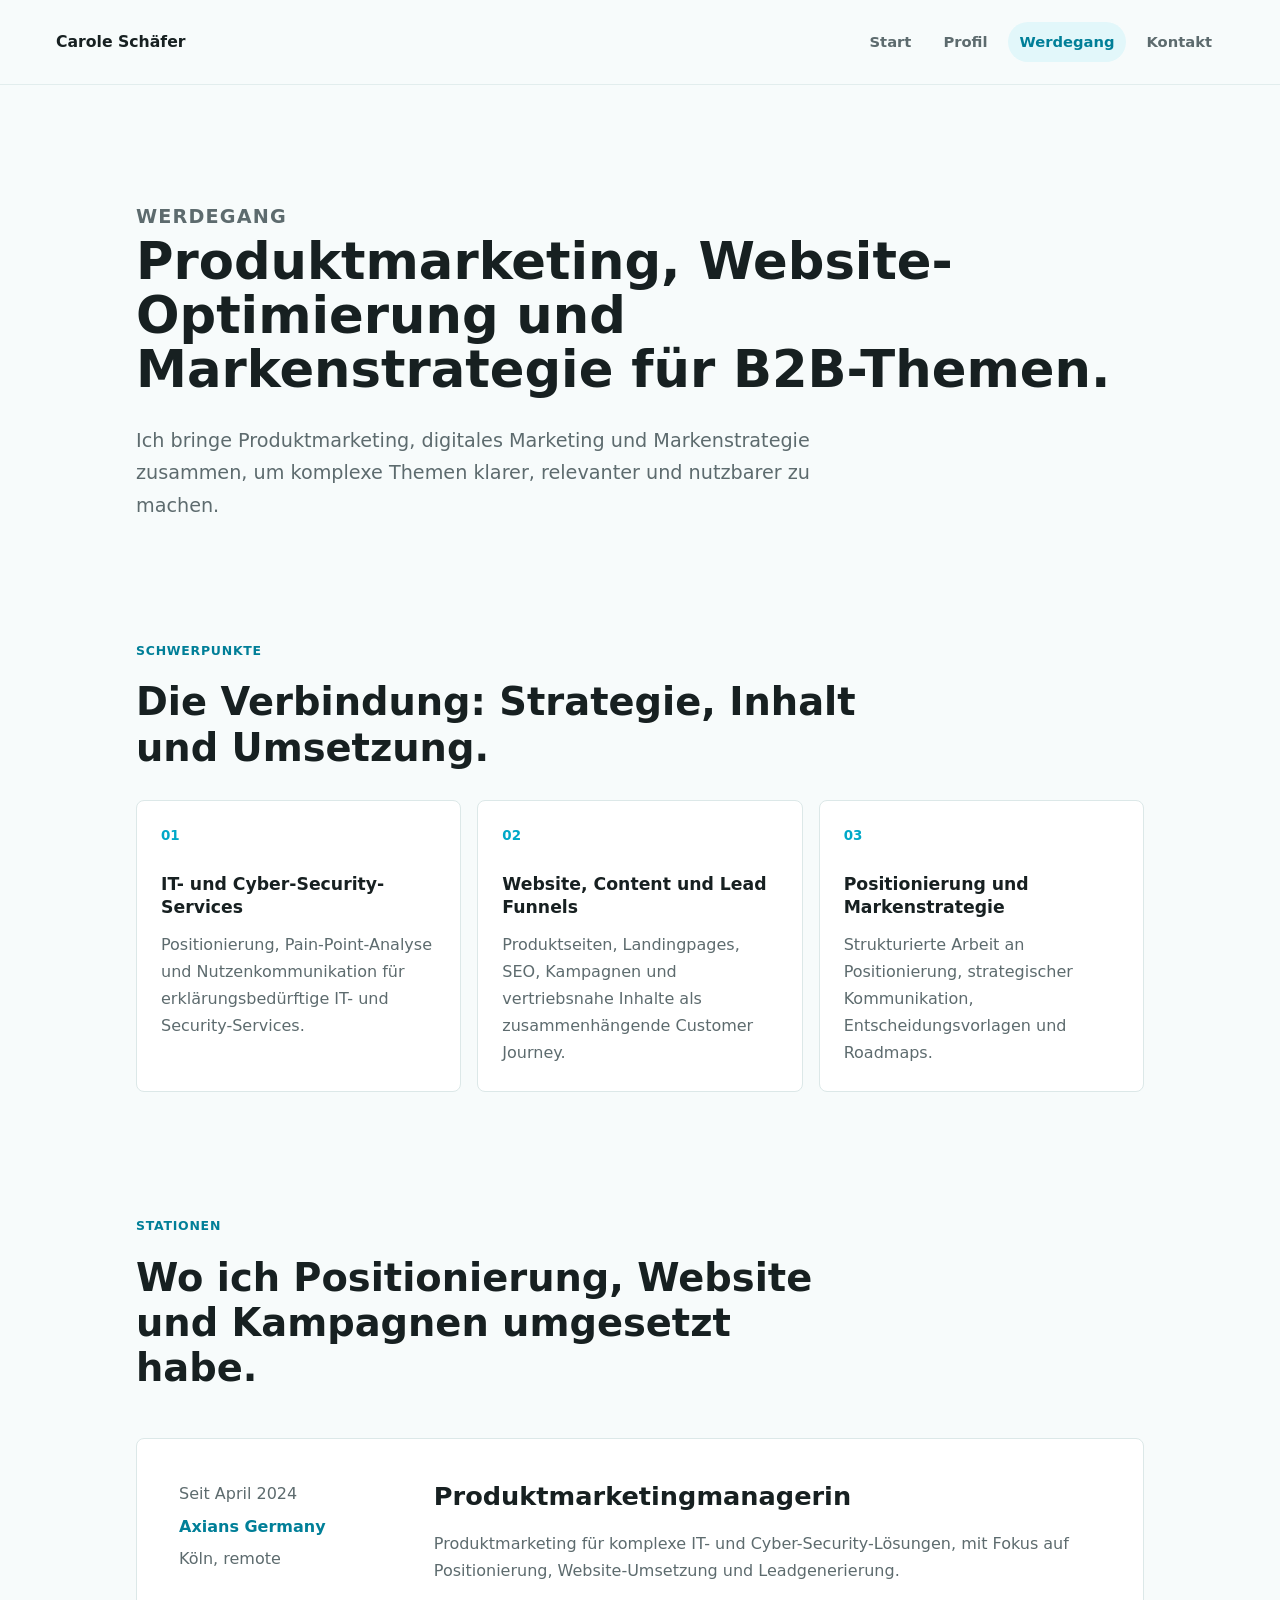
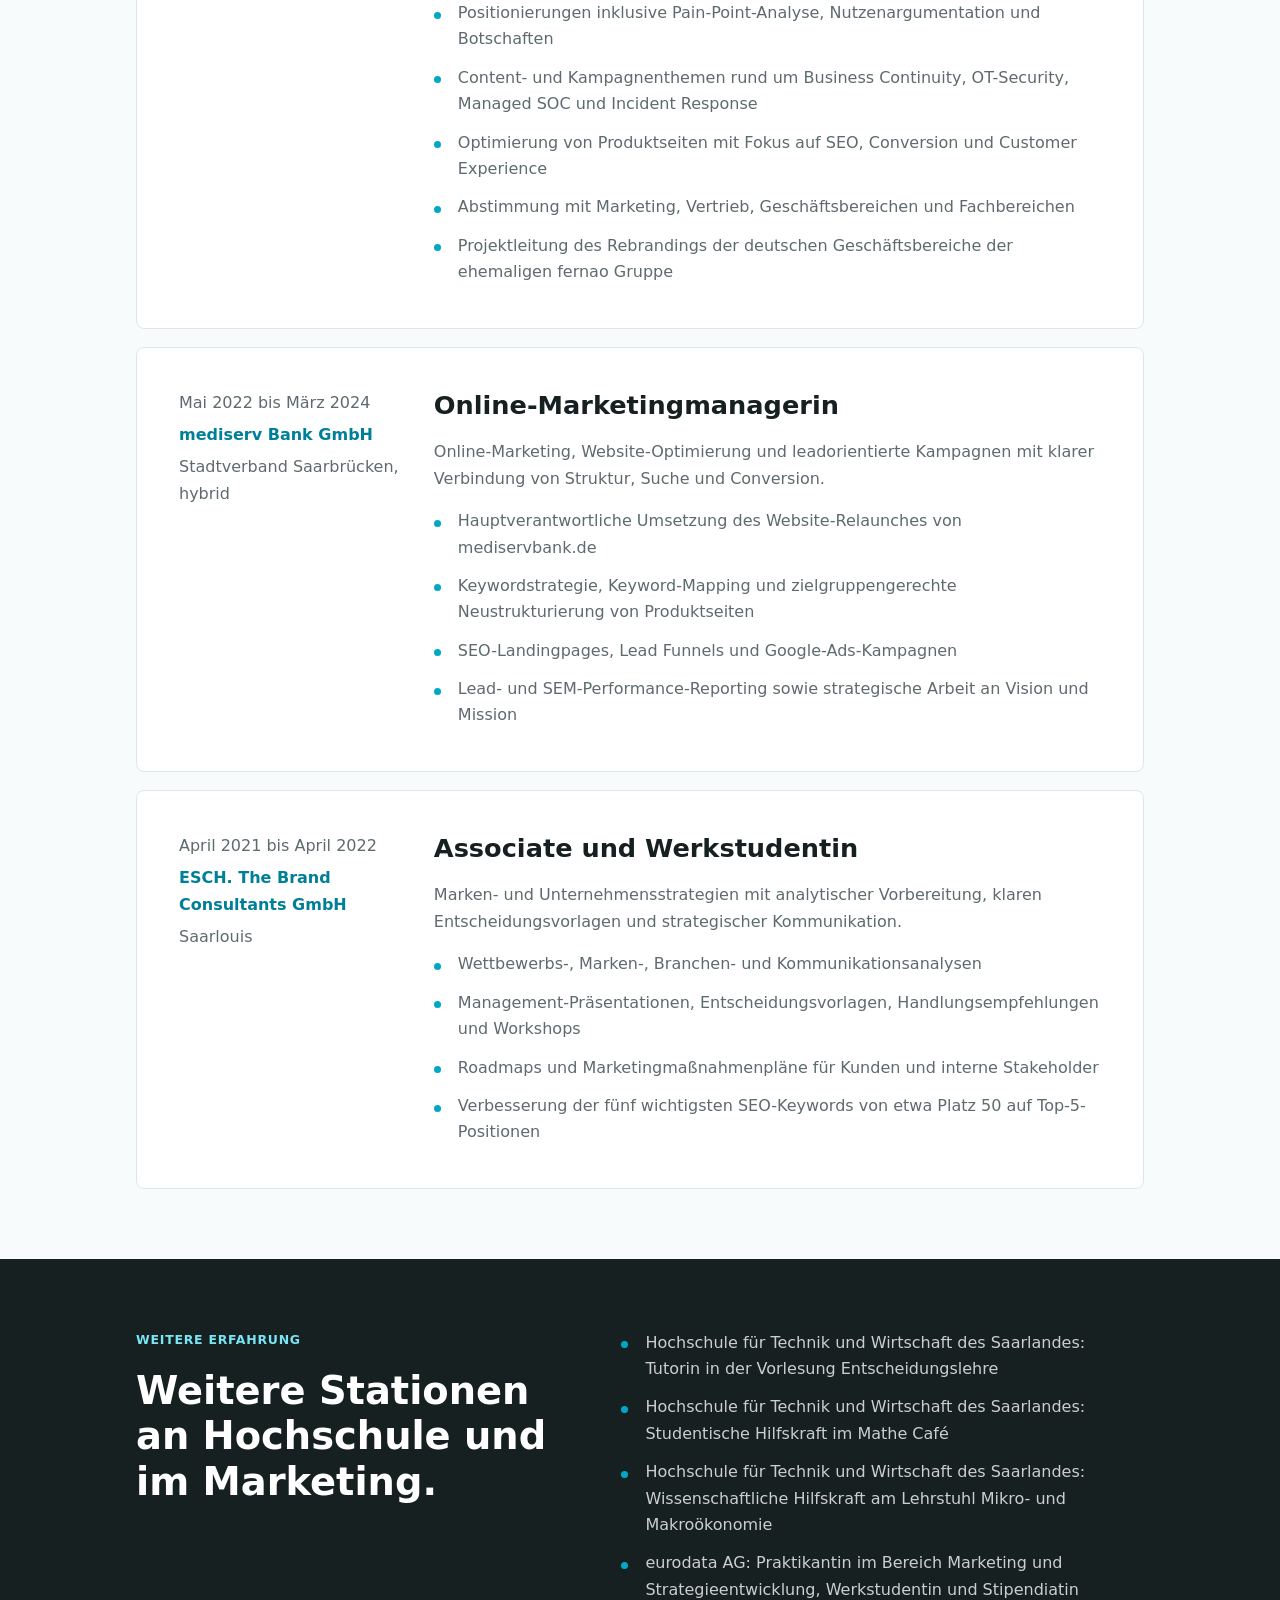
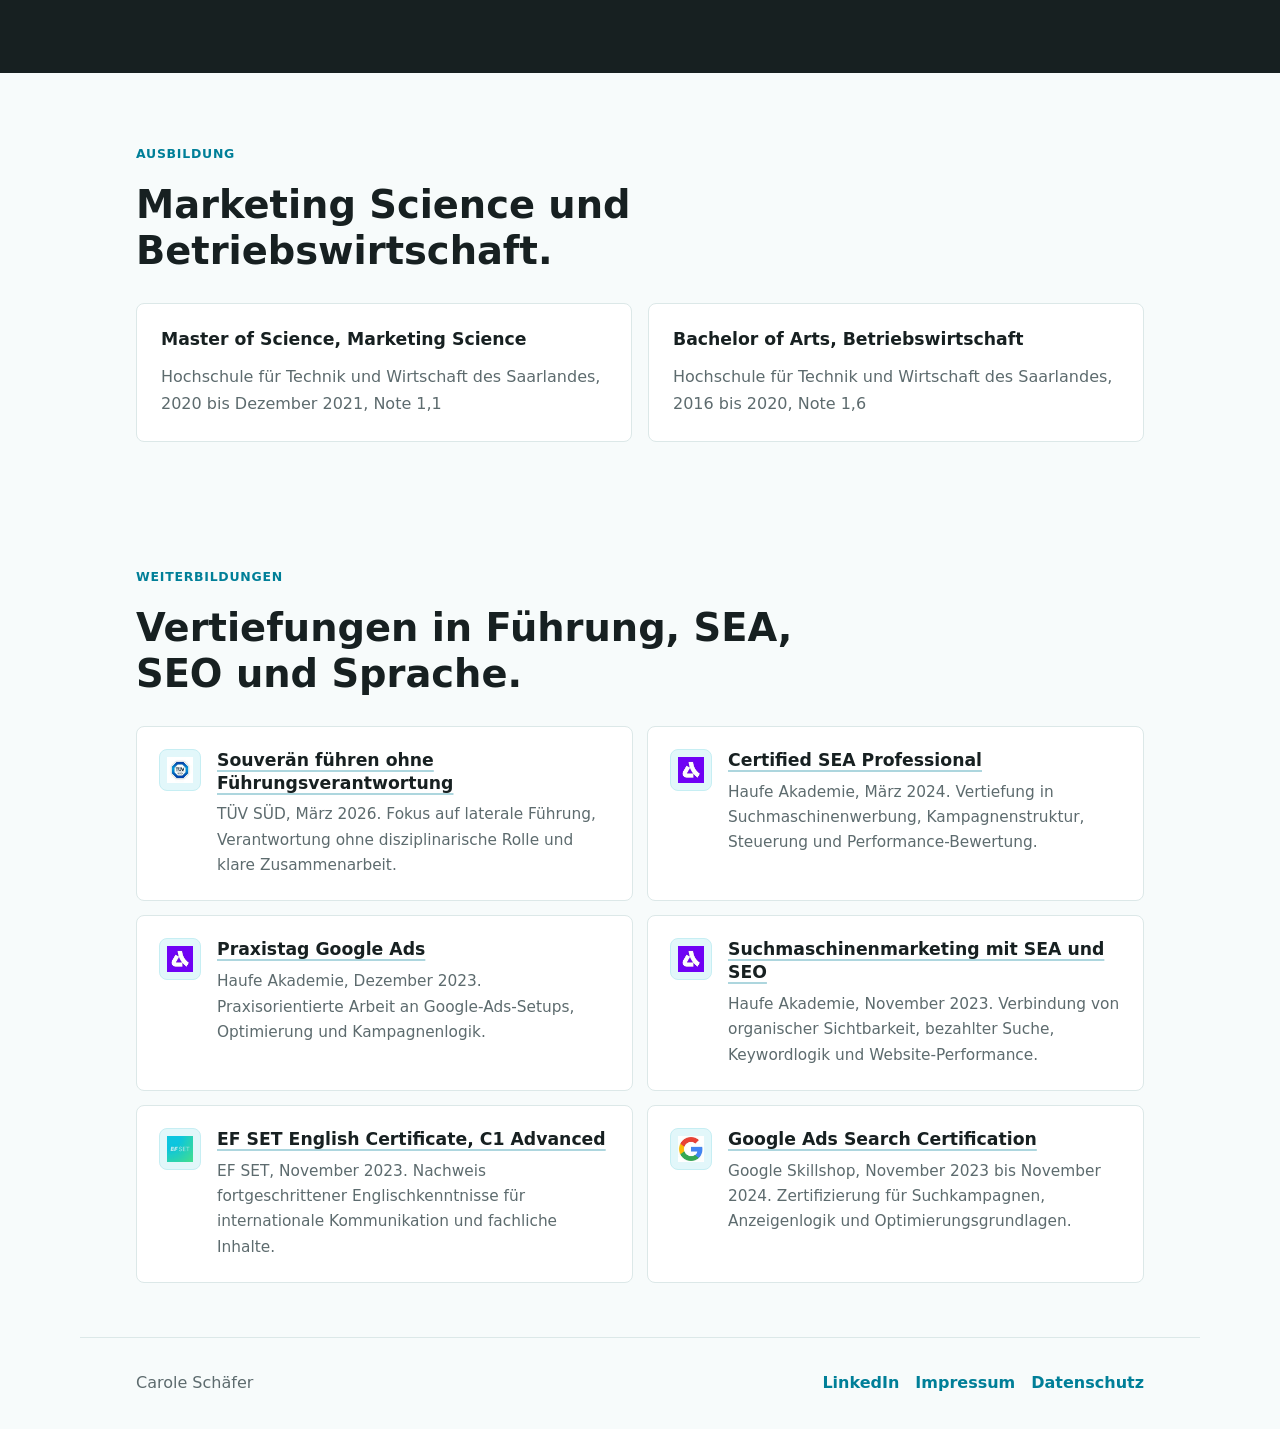
<file: werdegang.html>
<!doctype html>
<html lang="de">
  <head>
    <meta charset="utf-8">
    <meta name="viewport" content="width=device-width, initial-scale=1">
    <title>Werdegang | Carole Schäfer</title>
    <meta name="description" content="Werdegang von Carole Schäfer: Produktmarketing, B2B Tech, Cyber Security, Website-Optimierung, Leadgenerierung und Markenstrategie.">
    <link rel="stylesheet" href="styles.css">
  </head>
  <body>
    <header class="site-header">
      <a class="brand" href="index.html" aria-label="Startseite">Carole Schäfer</a>
      <nav class="site-nav" aria-label="Hauptnavigation">
        <a href="index.html">Start</a>
        <a href="profil.html">Profil</a>
        <a class="active" href="werdegang.html">Werdegang</a>
        <a href="kontakt.html">Kontakt</a>
      </nav>
    </header>

    <main>
      <section class="page-hero">
        <p class="eyebrow">Werdegang</p>
        <h1>Produktmarketing, Website-Optimierung und Markenstrategie für B2B-Themen.</h1>
        <p>Ich bringe Produktmarketing, digitales Marketing und Markenstrategie zusammen, um komplexe Themen klarer, relevanter und nutzbarer zu machen.</p>
      </section>

      <section class="section compact">
        <div class="section-heading">
          <p class="section-kicker">Schwerpunkte</p>
          <h2>Die Verbindung: Strategie, Inhalt und Umsetzung.</h2>
        </div>
        <div class="feature-grid">
          <article class="feature" id="cyber-security">
            <span>01</span>
            <h3>IT- und Cyber-Security-Services</h3>
            <p>Positionierung, Pain-Point-Analyse und Nutzenkommunikation für erklärungsbedürftige IT- und Security-Services.</p>
          </article>
          <article class="feature" id="leadgenerierung">
            <span>02</span>
            <h3>Website, Content und Lead Funnels</h3>
            <p>Produktseiten, Landingpages, SEO, Kampagnen und vertriebsnahe Inhalte als zusammenhängende Customer Journey.</p>
          </article>
          <article class="feature" id="esch">
            <span>03</span>
            <h3>Positionierung und Markenstrategie</h3>
            <p>Strukturierte Arbeit an Positionierung, strategischer Kommunikation, Entscheidungsvorlagen und Roadmaps.</p>
          </article>
        </div>
      </section>

      <section class="section timeline">
        <div class="section-heading">
          <p class="section-kicker">Stationen</p>
          <h2>Wo ich Positionierung, Website und Kampagnen umgesetzt habe.</h2>
        </div>

        <article class="timeline-item">
          <div class="timeline-meta">
            <span>Seit April 2024</span>
            <strong>Axians Germany</strong>
            <em>Köln, remote</em>
          </div>
          <div>
            <h2>Produktmarketingmanagerin</h2>
            <p>Produktmarketing für komplexe IT- und Cyber-Security-Lösungen, mit Fokus auf Positionierung, Website-Umsetzung und Leadgenerierung.</p>
            <ul class="check-list">
              <li>Positionierungen inklusive Pain-Point-Analyse, Nutzenargumentation und Botschaften</li>
              <li>Content- und Kampagnenthemen rund um Business Continuity, OT-Security, Managed SOC und Incident Response</li>
              <li>Optimierung von Produktseiten mit Fokus auf SEO, Conversion und Customer Experience</li>
              <li>Abstimmung mit Marketing, Vertrieb, Geschäftsbereichen und Fachbereichen</li>
              <li>Projektleitung des Rebrandings der deutschen Geschäftsbereiche der ehemaligen fernao Gruppe</li>
            </ul>
          </div>
        </article>

        <article class="timeline-item" id="mediserv">
          <div class="timeline-meta">
            <span>Mai 2022 bis März 2024</span>
            <strong>mediserv Bank GmbH</strong>
            <em>Stadtverband Saarbrücken, hybrid</em>
          </div>
          <div>
            <h2>Online-Marketingmanagerin</h2>
            <p>Online-Marketing, Website-Optimierung und leadorientierte Kampagnen mit klarer Verbindung von Struktur, Suche und Conversion.</p>
            <ul class="check-list">
              <li>Hauptverantwortliche Umsetzung des Website-Relaunches von mediservbank.de</li>
              <li>Keywordstrategie, Keyword-Mapping und zielgruppengerechte Neustrukturierung von Produktseiten</li>
              <li>SEO-Landingpages, Lead Funnels und Google-Ads-Kampagnen</li>
              <li>Lead- und SEM-Performance-Reporting sowie strategische Arbeit an Vision und Mission</li>
            </ul>
          </div>
        </article>

        <article class="timeline-item">
          <div class="timeline-meta">
            <span>April 2021 bis April 2022</span>
            <strong>ESCH. The Brand Consultants GmbH</strong>
            <em>Saarlouis</em>
          </div>
          <div>
            <h2>Associate und Werkstudentin</h2>
            <p>Marken- und Unternehmensstrategien mit analytischer Vorbereitung, klaren Entscheidungsvorlagen und strategischer Kommunikation.</p>
            <ul class="check-list">
              <li>Wettbewerbs-, Marken-, Branchen- und Kommunikationsanalysen</li>
              <li>Management-Präsentationen, Entscheidungsvorlagen, Handlungsempfehlungen und Workshops</li>
              <li>Roadmaps und Marketingmaßnahmenpläne für Kunden und interne Stakeholder</li>
              <li>Verbesserung der fünf wichtigsten SEO-Keywords von etwa Platz 50 auf Top-5-Positionen</li>
            </ul>
          </div>
        </article>
      </section>

      <section class="section split-band">
        <div>
          <p class="section-kicker">Weitere Erfahrung</p>
          <h2>Weitere Stationen an Hochschule und im Marketing.</h2>
        </div>
        <ul class="check-list">
          <li>Hochschule für Technik und Wirtschaft des Saarlandes: Tutorin in der Vorlesung Entscheidungslehre</li>
          <li>Hochschule für Technik und Wirtschaft des Saarlandes: Studentische Hilfskraft im Mathe Café</li>
          <li>Hochschule für Technik und Wirtschaft des Saarlandes: Wissenschaftliche Hilfskraft am Lehrstuhl Mikro- und Makroökonomie</li>
          <li>eurodata AG: Praktikantin im Bereich Marketing und Strategieentwicklung, Werkstudentin und Stipendiatin</li>
        </ul>
      </section>

      <section class="section">
        <div class="section-heading">
          <p class="section-kicker">Ausbildung</p>
          <h2>Marketing Science und Betriebswirtschaft.</h2>
        </div>
        <div class="credential-grid">
          <article>
            <h3>Master of Science, Marketing Science</h3>
            <p>Hochschule für Technik und Wirtschaft des Saarlandes, 2020 bis Dezember 2021, Note 1,1</p>
          </article>
          <article>
            <h3>Bachelor of Arts, Betriebswirtschaft</h3>
            <p>Hochschule für Technik und Wirtschaft des Saarlandes, 2016 bis 2020, Note 1,6</p>
          </article>
        </div>
      </section>

      <section class="section compact">
        <div class="section-heading">
          <p class="section-kicker">Weiterbildungen</p>
          <h2>Vertiefungen in Führung, SEA, SEO und Sprache.</h2>
        </div>
        <div class="learning-grid" aria-label="Zertifikate und Weiterbildungen">
          <article class="learning-item">
            <img class="learning-logo" src="assets/tuev-logo.jpeg" alt="TÜV SÜD Logo" width="100" height="100">
            <div>
              <h3><a href="assets/schulungen/620_Teilnahmebescheinigung_digital.pdf">Souverän führen ohne Führungsverantwortung</a></h3>
              <p>TÜV SÜD, März 2026. Fokus auf laterale Führung, Verantwortung ohne disziplinarische Rolle und klare Zusammenarbeit.</p>
            </div>
          </article>
          <article class="learning-item">
            <img class="learning-logo" src="assets/haufe_akademie_logo.jpeg" alt="Haufe Akademie Logo" width="100" height="100">
            <div>
              <h3><a href="https://badges.haufe-akademie.de/assertions/4qTv_IvYSk2ol7TW1_0xLA">Certified SEA Professional</a></h3>
              <p>Haufe Akademie, März 2024. Vertiefung in Suchmaschinenwerbung, Kampagnenstruktur, Steuerung und Performance-Bewertung.</p>
            </div>
          </article>
          <article class="learning-item">
            <img class="learning-logo" src="assets/haufe_akademie_logo.jpeg" alt="Haufe Akademie Logo" width="100" height="100">
            <div>
              <h3><a href="https://badges.haufe-akademie.de/assertions/iq5zxnfeQOGs87eH03qYBg">Praxistag Google Ads</a></h3>
              <p>Haufe Akademie, Dezember 2023. Praxisorientierte Arbeit an Google-Ads-Setups, Optimierung und Kampagnenlogik.</p>
            </div>
          </article>
          <article class="learning-item">
            <img class="learning-logo" src="assets/haufe_akademie_logo.jpeg" alt="Haufe Akademie Logo" width="100" height="100">
            <div>
              <h3><a href="https://badges.haufe-akademie.de/assertions/IbwDKzBcS_atCLVl9U0NKw">Suchmaschinenmarketing mit SEA und SEO</a></h3>
              <p>Haufe Akademie, November 2023. Verbindung von organischer Sichtbarkeit, bezahlter Suche, Keywordlogik und Website-Performance.</p>
            </div>
          </article>
          <article class="learning-item">
            <img class="learning-logo" src="assets/efset_logo.jpeg" alt="EF SET Logo" width="100" height="100">
            <div>
              <h3><a href="https://cert.efset.org/ANTt4v">EF SET English Certificate, C1 Advanced</a></h3>
              <p>EF SET, November 2023. Nachweis fortgeschrittener Englischkenntnisse für internationale Kommunikation und fachliche Inhalte.</p>
            </div>
          </article>
          <article class="learning-item">
            <img class="learning-logo" src="assets/google-logo.jpeg" alt="Google Logo" width="100" height="100">
            <div>
              <h3><a href="https://skillshop.credential.net/29825ec8-2aca-4d44-9f62-57bbf97f6fc1#acc.i6CAxS7K">Google Ads Search Certification</a></h3>
              <p>Google Skillshop, November 2023 bis November 2024. Zertifizierung für Suchkampagnen, Anzeigenlogik und Optimierungsgrundlagen.</p>
            </div>
          </article>
        </div>
      </section>
    </main>

    <footer class="site-footer">
      <p>Carole Schäfer</p>
      <nav class="footer-nav" aria-label="Footer-Navigation">
        <a href="https://www.linkedin.com/in/carole-schaefer/">LinkedIn</a>
        <a href="impressum.html">Impressum</a>
        <a href="datenschutz.html">Datenschutz</a>
      </nav>
    </footer>
  </body>
</html>
</file>
<file: styles.css>
:root {
  --bg: #f7fbfb;
  --surface: #ffffff;
  --text: #172021;
  --muted: #5d6b6e;
  --line: #dce8e8;
  --accent: #00a8c8;
  --accent-deep: #007f98;
  --accent-soft: #e2f7fa;
  --shadow: 0 24px 70px rgba(20, 54, 58, 0.1);
  --font-sans: ui-sans-serif, system-ui, -apple-system, BlinkMacSystemFont, "Segoe UI", Arial, sans-serif;
  --max: 1120px;
}

* {
  box-sizing: border-box;
}

html {
  scroll-behavior: smooth;
}

body {
  margin: 0;
  background: var(--bg);
  color: var(--text);
  font-family: var(--font-sans);
  font-size: 16px;
  line-height: 1.65;
  text-rendering: optimizeLegibility;
  -webkit-font-smoothing: antialiased;
}

img {
  display: block;
  max-width: 100%;
}

a {
  color: inherit;
}

.site-header {
  align-items: center;
  background: rgba(247, 251, 251, 0.92);
  backdrop-filter: blur(18px);
  border-bottom: 1px solid rgba(220, 232, 232, 0.78);
  display: flex;
  gap: 28px;
  justify-content: space-between;
  margin: 0 auto;
  max-width: 100%;
  padding: 22px clamp(20px, 5vw, 56px);
  position: sticky;
  top: 0;
  z-index: 10;
}

.brand {
  color: var(--text);
  font-size: 0.98rem;
  font-weight: 720;
  letter-spacing: 0;
  text-decoration: none;
  white-space: nowrap;
}

.site-nav {
  align-items: center;
  display: flex;
  flex-wrap: wrap;
  gap: 8px;
  justify-content: flex-end;
}

.site-nav a {
  border-radius: 999px;
  color: var(--muted);
  font-size: 0.92rem;
  font-weight: 620;
  padding: 8px 12px;
  text-decoration: none;
}

.site-nav a:hover,
.site-nav a.active {
  background: var(--accent-soft);
  color: var(--accent-deep);
}

.hero,
.page-hero,
.contact-hero,
.section,
.site-footer {
  margin: 0 auto;
  max-width: var(--max);
  padding-left: clamp(20px, 5vw, 56px);
  padding-right: clamp(20px, 5vw, 56px);
}

.hero {
  align-items: center;
  display: grid;
  gap: clamp(36px, 7vw, 88px);
  grid-template-columns: minmax(0, 1.08fr) minmax(280px, 0.72fr);
  min-height: calc(100vh - 84px);
  padding-bottom: clamp(56px, 8vw, 92px);
  padding-top: clamp(56px, 8vw, 92px);
}

.hero-copy h1,
.page-hero h1,
.contact-hero h1 {
  font-family: var(--font-sans);
  font-size: clamp(2.55rem, 4.8vw, 4.55rem);
  font-weight: 700;
  letter-spacing: 0;
  line-height: 1.06;
  margin: 0;
  overflow-wrap: break-word;
}

.hero-copy h1 {
  max-width: 820px;
}

.page-hero h1,
.contact-hero h1 {
  font-size: clamp(2.35rem, 4vw, 3.95rem);
  max-width: 940px;
}

.eyebrow,
.section-kicker {
  color: var(--accent-deep);
  font-size: 0.78rem;
  font-weight: 760;
  letter-spacing: 0.06em;
  margin: 0 0 18px;
  text-transform: uppercase;
}

.hero-text,
.page-hero p,
.contact-hero p {
  color: var(--muted);
  font-size: clamp(1.05rem, 1.55vw, 1.2rem);
  line-height: 1.7;
  margin: 28px 0 0;
  max-width: 700px;
}

.hero-actions {
  display: flex;
  flex-wrap: wrap;
  gap: 12px;
  margin-top: 34px;
}

.button {
  align-items: center;
  border: 1px solid transparent;
  border-radius: 999px;
  display: inline-flex;
  font-weight: 700;
  justify-content: center;
  min-height: 48px;
  padding: 12px 20px;
  text-decoration: none;
  transition: transform 180ms ease, border-color 180ms ease, background 180ms ease;
}

.button:hover {
  transform: translateY(-1px);
}

.button.primary {
  background: var(--text);
  color: white;
}

.button.secondary {
  border-color: var(--line);
  color: var(--text);
}

.portrait-frame {
  background: linear-gradient(135deg, var(--accent-soft), #ffffff 62%);
  border: 1px solid var(--line);
  border-radius: 8px;
  box-shadow: var(--shadow);
  margin: 0;
  overflow: hidden;
  padding: 12px;
}

.portrait-frame img {
  aspect-ratio: 3 / 4;
  border-radius: 4px;
  height: auto;
  object-fit: cover;
  object-position: center top;
  width: 100%;
}

.section {
  padding-bottom: clamp(42px, 5.5vw, 74px);
  padding-top: clamp(42px, 5.5vw, 74px);
}

.section.compact {
  padding-bottom: clamp(34px, 4.5vw, 54px);
  padding-top: clamp(34px, 4.5vw, 54px);
}

.home-page .section {
  padding-bottom: clamp(60px, 8vw, 104px);
  padding-top: clamp(60px, 8vw, 104px);
}

.home-page .section.compact {
  padding-bottom: clamp(44px, 6vw, 72px);
  padding-top: clamp(44px, 6vw, 72px);
}

.section-heading {
  margin-bottom: 30px;
  max-width: 720px;
}

h2,
h3,
p {
  overflow-wrap: anywhere;
}

h2 {
  font-size: clamp(1.85rem, 3vw, 2.9rem);
  font-weight: 690;
  letter-spacing: 0;
  line-height: 1.18;
  margin: 0;
}

h3 {
  font-size: 1.08rem;
  font-weight: 690;
  line-height: 1.32;
  margin: 0 0 12px;
}

p {
  margin: 0;
}

.intro-grid {
  border-top: 1px solid var(--line);
  display: grid;
  gap: 28px;
  grid-template-columns: 1fr 1fr;
  padding-top: 34px;
}

.intro-grid p,
.long-copy p,
.feature p,
.principle-grid p,
.work-item p,
.timeline-item p,
.credential-grid p,
.contact-note p {
  color: var(--muted);
  font-size: 1rem;
  line-height: 1.7;
}

.feature-grid,
.principle-grid,
.credential-grid {
  display: grid;
  gap: 16px;
  grid-template-columns: repeat(3, minmax(0, 1fr));
}

.credential-grid {
  grid-template-columns: repeat(2, minmax(0, 1fr));
}

.feature,
.principle-grid article,
.credential-grid article,
.contact-note {
  background: var(--surface);
  border: 1px solid var(--line);
  border-radius: 8px;
  padding: 24px;
}

.feature span {
  color: var(--accent);
  display: block;
  font-size: 0.84rem;
  font-weight: 760;
  margin-bottom: 26px;
}

.split-band {
  align-items: start;
  background: var(--text);
  color: white;
  display: grid;
  gap: 36px;
  grid-template-columns: 0.86fr 1fr;
  max-width: 100%;
  padding-left: max(clamp(20px, 5vw, 56px), calc((100vw - var(--max)) / 2 + 56px));
  padding-right: max(clamp(20px, 5vw, 56px), calc((100vw - var(--max)) / 2 + 56px));
}

.split-band .section-kicker {
  color: #79e5f4;
}

.link-list {
  display: grid;
  gap: 12px;
}

.link-list a {
  border-bottom: 1px solid rgba(255, 255, 255, 0.22);
  color: white;
  font-size: clamp(1.05rem, 1.55vw, 1.22rem);
  font-weight: 660;
  padding: 0 0 14px;
  text-decoration: none;
}

.link-list a:hover {
  color: #91edf7;
}

.closing-cta {
  text-align: center;
}

.closing-cta h2 {
  margin: 0 auto 30px;
  max-width: 820px;
}

.page-hero,
.contact-hero {
  padding-bottom: clamp(36px, 5vw, 64px);
  padding-top: clamp(46px, 7vw, 88px);
}

.page-hero h1,
.contact-hero h1 {
  max-width: 980px;
}

.profile-layout {
  align-items: start;
  border-top: 1px solid var(--line);
  display: grid;
  gap: clamp(28px, 5vw, 64px);
  grid-template-columns: minmax(300px, 0.48fr) minmax(0, 1fr);
  padding-top: 34px;
}

.profile-image {
  background: var(--surface);
  border-radius: 8px;
  box-shadow: var(--shadow);
  height: auto;
  width: 100%;
}

.long-copy {
  display: grid;
  gap: 18px;
}

.long-copy h2 {
  margin-bottom: 6px;
}

.check-list {
  color: var(--muted);
  display: grid;
  gap: 12px;
  list-style: none;
  margin: 0;
  padding: 0;
}

.check-list li {
  padding-left: 24px;
  position: relative;
}

.check-list li::before {
  background: var(--accent);
  border-radius: 999px;
  content: "";
  height: 7px;
  left: 0;
  position: absolute;
  top: 0.72em;
  width: 7px;
}

.split-band .check-list {
  color: rgba(255, 255, 255, 0.78);
}

.work-stack {
  display: grid;
  gap: 22px;
}

.work-item {
  background: var(--surface);
  border: 1px solid var(--line);
  border-radius: 8px;
  display: grid;
  gap: 18px;
  padding: clamp(24px, 5vw, 44px);
}

.timeline {
  display: grid;
  gap: 18px;
}

.timeline-item {
  align-items: start;
  background: var(--surface);
  border: 1px solid var(--line);
  border-radius: 8px;
  display: grid;
  gap: 28px;
  grid-template-columns: 0.34fr 1fr;
  padding: clamp(24px, 5vw, 42px);
}

.timeline-meta {
  display: grid;
  gap: 6px;
}

.timeline-meta span,
.timeline-meta em {
  color: var(--muted);
  font-style: normal;
}

.timeline-meta strong {
  color: var(--accent-deep);
}

.timeline-item h2 {
  font-family: var(--font-sans);
  font-size: clamp(1.45rem, 2vw, 2rem);
  font-weight: 690;
  line-height: 1.18;
  margin-bottom: 18px;
}

.timeline-item .check-list {
  margin-top: 16px;
}

.tag-list {
  display: flex;
  flex-wrap: wrap;
  gap: 10px;
}

.tag-list span {
  background: var(--accent-soft);
  border: 1px solid #c6eef3;
  border-radius: 999px;
  color: var(--accent-deep);
  font-size: 0.92rem;
  font-weight: 650;
  padding: 9px 13px;
}

.learning-grid {
  display: grid;
  gap: 14px;
  grid-template-columns: repeat(2, minmax(0, 1fr));
}

.learning-item {
  align-items: start;
  background: var(--surface);
  border: 1px solid var(--line);
  border-radius: 8px;
  display: grid;
  gap: 16px;
  grid-template-columns: auto 1fr;
  padding: 22px;
}

.learning-logo {
  align-items: center;
  background: var(--accent-soft);
  border: 1px solid #c6eef3;
  border-radius: 8px;
  height: 42px;
  object-fit: contain;
  padding: 7px;
  width: 42px;
}

.learning-item h3 {
  margin-bottom: 8px;
}

.learning-item a {
  color: var(--text);
  text-decoration-color: rgba(0, 127, 152, 0.32);
  text-decoration-thickness: 2px;
  text-underline-offset: 4px;
}

.learning-item a:hover {
  color: var(--accent-deep);
}

.learning-item p {
  color: var(--muted);
  font-size: 0.96rem;
  line-height: 1.65;
}

.contact-hero {
  min-height: 0;
}

.contact-hero .button {
  margin-top: 34px;
}

.contact-note {
  margin-left: auto;
  margin-right: auto;
  max-width: 760px;
  text-align: center;
}

.contact-note h2 {
  font-size: clamp(1.6rem, 2.4vw, 2.25rem);
  margin-bottom: 16px;
}

.site-footer {
  align-items: center;
  border-top: 1px solid var(--line);
  color: var(--muted);
  display: flex;
  justify-content: space-between;
  padding-bottom: 32px;
  padding-top: 32px;
}

.site-footer a {
  color: var(--accent-deep);
  font-weight: 700;
  text-decoration: none;
}

.footer-nav {
  align-items: center;
  display: flex;
  flex-wrap: wrap;
  gap: 16px;
}

.legal-hero {
  padding-bottom: 18px;
}

.legal-copy {
  background: var(--surface);
  border: 1px solid var(--line);
  border-radius: 8px;
  display: grid;
  gap: 16px;
  max-width: 820px;
  padding: clamp(24px, 5vw, 42px);
}

.legal-copy h2 {
  font-size: clamp(1.2rem, 1.8vw, 1.55rem);
  margin-top: 16px;
}

.legal-copy h2:first-child {
  margin-top: 0;
}

.legal-copy p {
  color: var(--muted);
}

.legal-copy a {
  color: var(--accent-deep);
  font-weight: 700;
  text-decoration-color: rgba(0, 127, 152, 0.32);
  text-decoration-thickness: 2px;
  text-underline-offset: 4px;
}

@media (max-width: 900px) {
  .hero,
  .intro-grid,
  .split-band,
  .profile-layout,
  .timeline-item {
    grid-template-columns: 1fr;
  }

  .hero {
    min-height: 0;
  }

  .portrait-frame {
    max-width: 460px;
  }

  .feature-grid,
  .principle-grid,
  .credential-grid,
  .learning-grid {
    grid-template-columns: 1fr;
  }

  .split-band {
    padding-left: clamp(20px, 5vw, 56px);
    padding-right: clamp(20px, 5vw, 56px);
  }
}

@media (max-width: 640px) {
  .site-header {
    align-items: flex-start;
    flex-direction: column;
    gap: 14px;
    padding-bottom: 16px;
    padding-top: 16px;
    position: static;
  }

  .site-nav {
    justify-content: flex-start;
  }

  .site-nav a {
    font-size: 0.88rem;
    padding: 7px 9px;
  }

  .hero-copy h1,
  .page-hero h1,
  .contact-hero h1 {
    font-size: clamp(2rem, 8.4vw, 2.48rem);
    line-height: 1.08;
  }

  .hero-actions,
  .button {
    width: 100%;
  }

  .portrait-frame {
    max-width: none;
  }

  .feature,
  .principle-grid article,
  .credential-grid article,
  .learning-item,
  .work-item,
  .timeline-item {
    padding: 20px;
  }

  .site-footer {
    align-items: flex-start;
    flex-direction: column;
    gap: 10px;
  }

  .footer-nav {
    align-items: flex-start;
    flex-direction: column;
    gap: 8px;
  }
}
</file>
